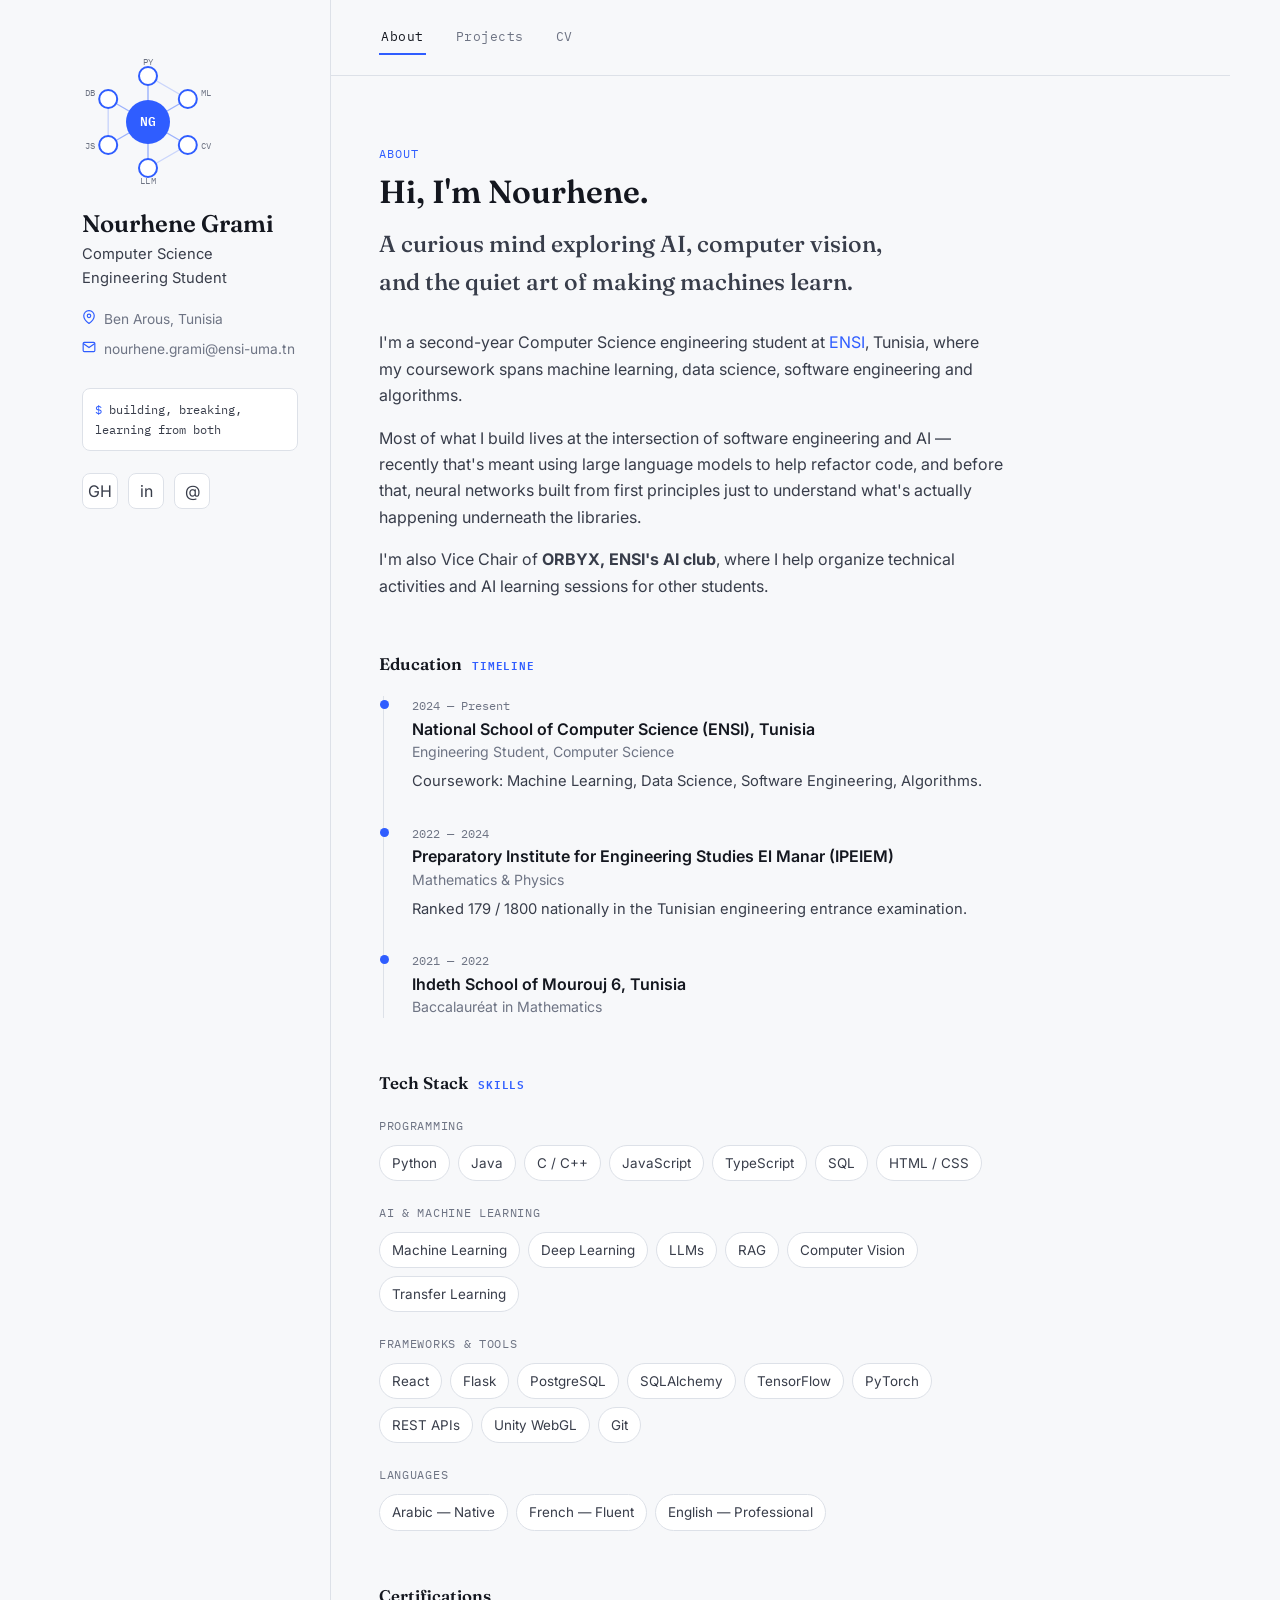
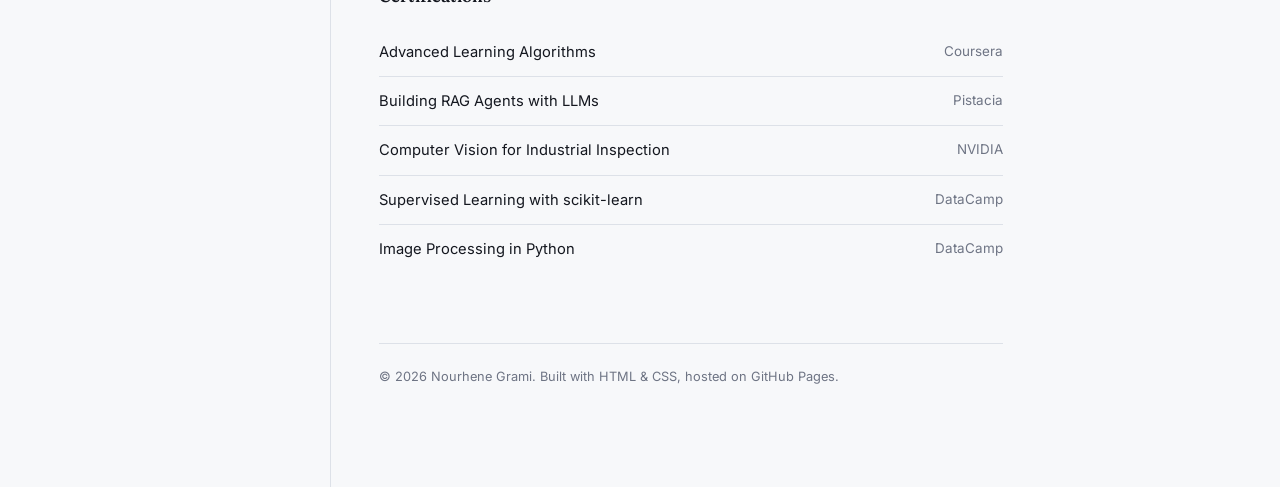
<file: index.html>
<!DOCTYPE html>
<html lang="en">
<head>
<meta charset="UTF-8">
<meta name="viewport" content="width=device-width, initial-scale=1, shrink-to-fit=no">
<title>Nourhene Grami</title>
<meta name="description" content="Nourhene Grami — Computer Science engineering student at ENSI, working on AI, machine learning and computer vision.">
<link rel="icon" type="image/svg+xml" href="data:image/svg+xml,%3Csvg xmlns='http://www.w3.org/2000/svg' viewBox='0 0 32 32'%3E%3Crect width='32' height='32' rx='6' fill='%232F5DFF'/%3E%3Ctext x='16' y='21' font-family='monospace' font-size='12' fill='white' text-anchor='middle'%3ENG%3C/text%3E%3C/svg%3E">
<link rel="preconnect" href="https://fonts.googleapis.com">
<link rel="preconnect" href="https://fonts.gstatic.com" crossorigin>
<link href="https://fonts.googleapis.com/css2?family=Fraunces:opsz,wght@9..144,500;9..144,600&family=Inter:wght@400;500;600&family=IBM+Plex+Mono:wght@400;500;600&display=swap" rel="stylesheet">
<link rel="stylesheet" href="assets/css/style.css">
</head>
<body>

<div class="shell">

  <aside class="sidebar">
    <div class="identity">
      <div class="monogram-wrap">
        <svg viewBox="0 0 132 132" width="132" height="132" aria-hidden="true">
          <line class="node-line cross" x1="66" y1="20" x2="105.8" y2="43"/>
          <line class="node-line cross" x1="105.8" y1="89" x2="66" y2="112"/>
          <line class="node-line cross" x1="26.2" y1="89" x2="26.2" y2="43"/>
          <line class="node-line" x1="66" y1="66" x2="66" y2="20"/>
          <line class="node-line" x1="66" y1="66" x2="105.8" y2="43"/>
          <line class="node-line" x1="66" y1="66" x2="105.8" y2="89"/>
          <line class="node-line" x1="66" y1="66" x2="66" y2="112"/>
          <line class="node-line" x1="66" y1="66" x2="26.2" y2="89"/>
          <line class="node-line" x1="66" y1="66" x2="26.2" y2="43"/>
          <circle class="node-dot" cx="66" cy="20" r="9"/>
          <circle class="node-dot" cx="105.8" cy="43" r="9"/>
          <circle class="node-dot" cx="105.8" cy="89" r="9"/>
          <circle class="node-dot" cx="66" cy="112" r="9"/>
          <circle class="node-dot" cx="26.2" cy="89" r="9"/>
          <circle class="node-dot" cx="26.2" cy="43" r="9"/>
          <text class="node-label" x="66" y="9" text-anchor="middle">PY</text>
          <text class="node-label" x="119" y="40" text-anchor="start">ML</text>
          <text class="node-label" x="119" y="93" text-anchor="start">CV</text>
          <text class="node-label" x="66" y="128" text-anchor="middle">LLM</text>
          <text class="node-label" x="13" y="93" text-anchor="end">JS</text>
          <text class="node-label" x="13" y="40" text-anchor="end">DB</text>
          <circle class="node-center" cx="66" cy="66" r="22"/>
          <text class="node-center-text" x="66" y="70" text-anchor="middle">NG</text>
        </svg>
      </div>

      <h1 class="name">Nourhene Grami</h1>
      <div class="role">Computer Science Engineering Student</div>

      <ul class="meta-list">
        <li>
          <svg width="14" height="14" viewBox="0 0 24 24" fill="none" stroke="currentColor" stroke-width="2"><path d="M21 10c0 7-9 13-9 13s-9-6-9-13a9 9 0 1118 0z"/><circle cx="12" cy="10" r="3"/></svg>
          Ben Arous, Tunisia
        </li>
        <li>
          <svg width="14" height="14" viewBox="0 0 24 24" fill="none" stroke="currentColor" stroke-width="2"><rect x="2" y="4" width="20" height="16" rx="2"/><path d="M22 6l-10 7L2 6"/></svg>
          nourhene.grami@ensi-uma.tn
        </li>
      </ul>

      <div class="status-line">building, breaking, learning from both</div>

      <div class="social-row">
        <a href="https://github.com/graminourhene2" aria-label="GitHub">GH</a>
        <a href="https://linkedin.com/in/nourhene-grami" aria-label="LinkedIn">in</a>
        <a href="mailto:nourhene.grami@ensi-uma.tn" aria-label="Email">@</a>
      </div>
    </div>
  </aside>

  <div class="main">
    <nav class="topnav">
      <a href="index.html" class="active">About</a>
      <a href="projects.html">Projects</a>
      <a href="cv.html">CV</a>
    </nav>

    <div class="content">

      <p class="eyebrow">About</p>
      <h2 style="font-size:2rem; margin-top:6px;">Hi, I'm Nourhene.</h2>
      <p class="hero-tagline">A curious mind exploring AI, computer vision, and the quiet art of making machines learn.</p>

      <div class="lede">
        <p>I'm a second-year Computer Science engineering student at <a href="https://www.ensi-uma.tn/">ENSI</a>, Tunisia, where my coursework spans machine learning, data science, software engineering and algorithms.</p>
        <p>Most of what I build lives at the intersection of software engineering and AI — recently that's meant using large language models to help refactor code, and before that, neural networks built from first principles just to understand what's actually happening underneath the libraries.</p>
        <p>I'm also Vice Chair of <strong>ORBYX, ENSI's AI club</strong>, where I help organize technical activities and AI learning sessions for other students.</p>
      </div>

      <section class="block">
        <h2>Education <span class="eyebrow">Timeline</span></h2>
        <div class="timeline">
          <div class="timeline-item">
            <div class="when">2024 — Present</div>
            <h3>National School of Computer Science (ENSI), Tunisia</h3>
            <div class="sub">Engineering Student, Computer Science</div>
            <p>Coursework: Machine Learning, Data Science, Software Engineering, Algorithms.</p>
          </div>
          <div class="timeline-item">
            <div class="when">2022 — 2024</div>
            <h3>Preparatory Institute for Engineering Studies El Manar (IPEIEM)</h3>
            <div class="sub">Mathematics &amp; Physics</div>
            <p>Ranked 179 / 1800 nationally in the Tunisian engineering entrance examination.</p>
          </div>
          <div class="timeline-item">
            <div class="when">2021 — 2022</div>
            <h3>Ihdeth School of Mourouj 6, Tunisia</h3>
            <div class="sub">Baccalauréat in Mathematics</div>
          </div>
        </div>
      </section>

      <section class="block">
        <h2>Tech Stack <span class="eyebrow">Skills</span></h2>

        <div class="skill-group">
          <span class="label">Programming</span>
          <div class="chips">
            <span class="chip">Python</span><span class="chip">Java</span><span class="chip">C / C++</span>
            <span class="chip">JavaScript</span><span class="chip">TypeScript</span><span class="chip">SQL</span><span class="chip">HTML / CSS</span>
          </div>
        </div>

        <div class="skill-group">
          <span class="label">AI &amp; Machine Learning</span>
          <div class="chips">
            <span class="chip">Machine Learning</span><span class="chip">Deep Learning</span><span class="chip">LLMs</span>
            <span class="chip">RAG</span><span class="chip">Computer Vision</span><span class="chip">Transfer Learning</span>
          </div>
        </div>

        <div class="skill-group">
          <span class="label">Frameworks &amp; Tools</span>
          <div class="chips">
            <span class="chip">React</span><span class="chip">Flask</span><span class="chip">PostgreSQL</span><span class="chip">SQLAlchemy</span>
            <span class="chip">TensorFlow</span><span class="chip">PyTorch</span><span class="chip">REST APIs</span><span class="chip">Unity WebGL</span><span class="chip">Git</span>
          </div>
        </div>

        <div class="skill-group">
          <span class="label">Languages</span>
          <div class="chips">
            <span class="chip">Arabic — Native</span><span class="chip">French — Fluent</span><span class="chip">English — Professional</span>
          </div>
        </div>
      </section>

      <section class="block">
        <h2>Certifications</h2>
        <ul class="simple-list">
          <li>Advanced Learning Algorithms <span class="org">Coursera</span></li>
          <li>Building RAG Agents with LLMs <span class="org">Pistacia</span></li>
          <li>Computer Vision for Industrial Inspection <span class="org">NVIDIA</span></li>
          <li>Supervised Learning with scikit-learn <span class="org">DataCamp</span></li>
          <li>Image Processing in Python <span class="org">DataCamp</span></li>
        </ul>
      </section>

      <footer class="page-footer">
        © 2026 Nourhene Grami. Built with HTML &amp; CSS, hosted on GitHub Pages.
      </footer>

    </div>
  </div>

</div>

</body>
</html>
</file>
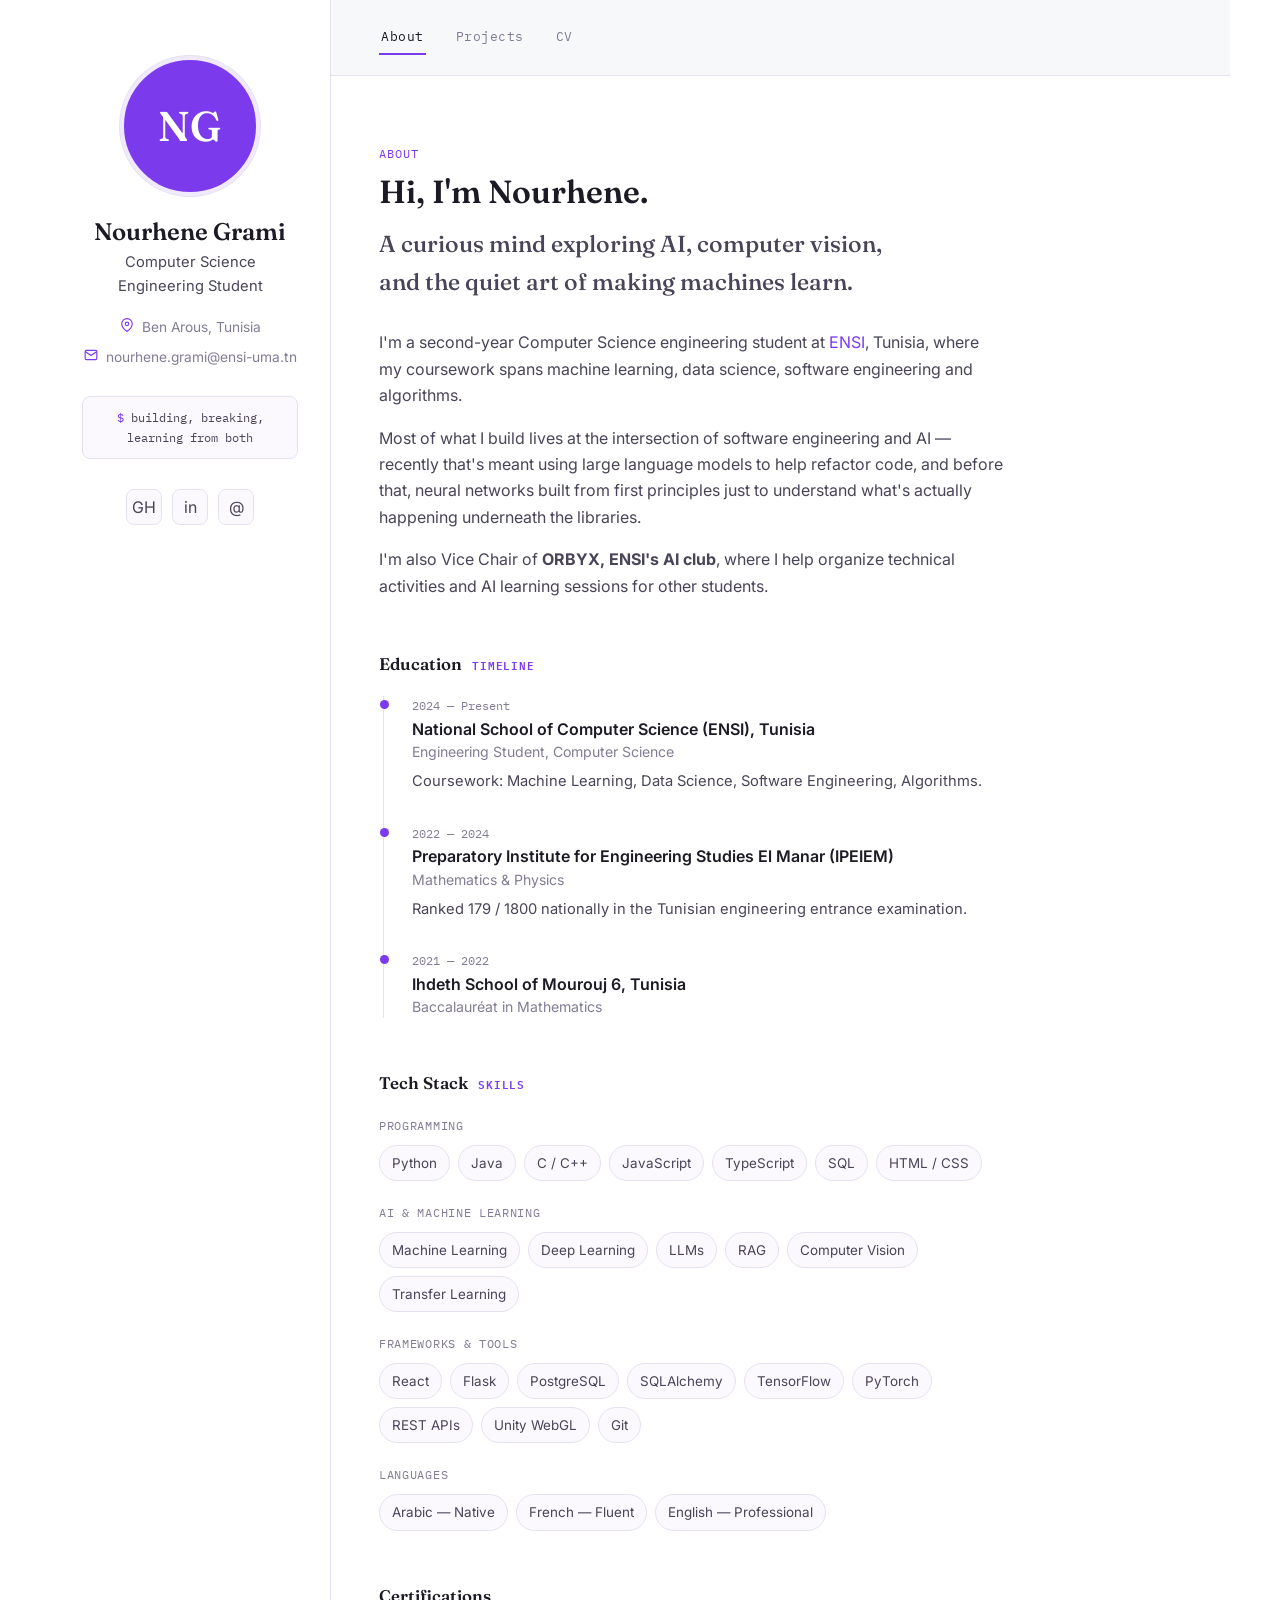
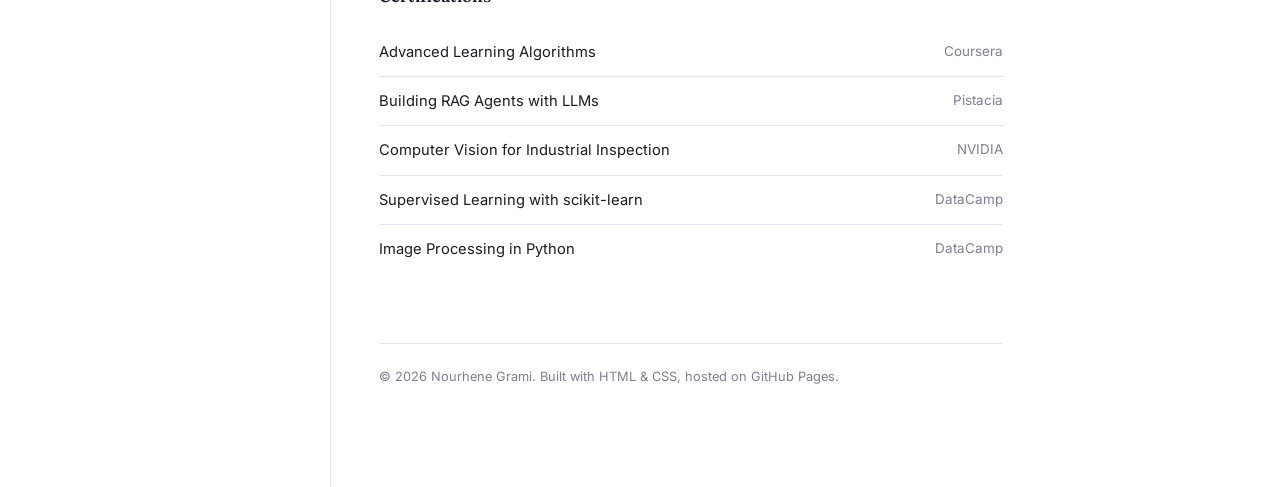
<file: nourhene-portfolio-site-violet/index.html>
<!DOCTYPE html>
<html lang="en">
<head>
<meta charset="UTF-8">
<meta name="viewport" content="width=device-width, initial-scale=1, shrink-to-fit=no">
<title>Nourhene Grami</title>
<meta name="description" content="Nourhene Grami — Computer Science engineering student at ENSI, working on AI, machine learning and computer vision.">
<link rel="icon" type="image/svg+xml" href="data:image/svg+xml,%3Csvg xmlns='http://www.w3.org/2000/svg' viewBox='0 0 32 32'%3E%3Crect width='32' height='32' rx='6' fill='%237C3AED'/%3E%3Ctext x='16' y='21' font-family='monospace' font-size='12' fill='white' text-anchor='middle'%3ENG%3C/text%3E%3C/svg%3E">
<link rel="preconnect" href="https://fonts.googleapis.com">
<link rel="preconnect" href="https://fonts.gstatic.com" crossorigin>
<link href="https://fonts.googleapis.com/css2?family=Fraunces:opsz,wght@9..144,500;9..144,600&family=Inter:wght@400;500;600&family=IBM+Plex+Mono:wght@400;500;600&display=swap" rel="stylesheet">
<link rel="stylesheet" href="assets/css/style.css">
</head>
<body>

<div class="shell">

  <aside class="sidebar">
    <div class="identity">
      <div class="monogram-wrap">
        <div class="avatar-circle"><span>NG</span></div>
      </div>

      <h1 class="name">Nourhene Grami</h1>
      <div class="role">Computer Science Engineering Student</div>

      <ul class="meta-list">
        <li>
          <svg width="14" height="14" viewBox="0 0 24 24" fill="none" stroke="currentColor" stroke-width="2"><path d="M21 10c0 7-9 13-9 13s-9-6-9-13a9 9 0 1118 0z"/><circle cx="12" cy="10" r="3"/></svg>
          Ben Arous, Tunisia
        </li>
        <li>
          <svg width="14" height="14" viewBox="0 0 24 24" fill="none" stroke="currentColor" stroke-width="2"><rect x="2" y="4" width="20" height="16" rx="2"/><path d="M22 6l-10 7L2 6"/></svg>
          nourhene.grami@ensi-uma.tn
        </li>
      </ul>

      <div class="status-line">building, breaking, learning from both</div>

      <div class="social-row">
        <a href="https://github.com/graminourhene2" aria-label="GitHub">GH</a>
        <a href="https://linkedin.com/in/nourhene-grami" aria-label="LinkedIn">in</a>
        <a href="mailto:nourhene.grami@ensi-uma.tn" aria-label="Email">@</a>
      </div>
    </div>
  </aside>

  <div class="main">
    <nav class="topnav">
      <a href="index.html" class="active">About</a>
      <a href="projects.html">Projects</a>
      <a href="cv.html">CV</a>
    </nav>

    <div class="content">

      <p class="eyebrow">About</p>
      <h2 style="font-size:2rem; margin-top:6px;">Hi, I'm Nourhene.</h2>
      <p class="hero-tagline">A curious mind exploring AI, computer vision, and the quiet art of making machines learn.</p>

      <div class="lede">
        <p>I'm a second-year Computer Science engineering student at <a href="https://www.ensi-uma.tn/">ENSI</a>, Tunisia, where my coursework spans machine learning, data science, software engineering and algorithms.</p>
        <p>Most of what I build lives at the intersection of software engineering and AI — recently that's meant using large language models to help refactor code, and before that, neural networks built from first principles just to understand what's actually happening underneath the libraries.</p>
        <p>I'm also Vice Chair of <strong>ORBYX, ENSI's AI club</strong>, where I help organize technical activities and AI learning sessions for other students.</p>
      </div>

      <section class="block">
        <h2>Education <span class="eyebrow">Timeline</span></h2>
        <div class="timeline">
          <div class="timeline-item">
            <div class="when">2024 — Present</div>
            <h3>National School of Computer Science (ENSI), Tunisia</h3>
            <div class="sub">Engineering Student, Computer Science</div>
            <p>Coursework: Machine Learning, Data Science, Software Engineering, Algorithms.</p>
          </div>
          <div class="timeline-item">
            <div class="when">2022 — 2024</div>
            <h3>Preparatory Institute for Engineering Studies El Manar (IPEIEM)</h3>
            <div class="sub">Mathematics &amp; Physics</div>
            <p>Ranked 179 / 1800 nationally in the Tunisian engineering entrance examination.</p>
          </div>
          <div class="timeline-item">
            <div class="when">2021 — 2022</div>
            <h3>Ihdeth School of Mourouj 6, Tunisia</h3>
            <div class="sub">Baccalauréat in Mathematics</div>
          </div>
        </div>
      </section>

      <section class="block">
        <h2>Tech Stack <span class="eyebrow">Skills</span></h2>

        <div class="skill-group">
          <span class="label">Programming</span>
          <div class="chips">
            <span class="chip">Python</span><span class="chip">Java</span><span class="chip">C / C++</span>
            <span class="chip">JavaScript</span><span class="chip">TypeScript</span><span class="chip">SQL</span><span class="chip">HTML / CSS</span>
          </div>
        </div>

        <div class="skill-group">
          <span class="label">AI &amp; Machine Learning</span>
          <div class="chips">
            <span class="chip">Machine Learning</span><span class="chip">Deep Learning</span><span class="chip">LLMs</span>
            <span class="chip">RAG</span><span class="chip">Computer Vision</span><span class="chip">Transfer Learning</span>
          </div>
        </div>

        <div class="skill-group">
          <span class="label">Frameworks &amp; Tools</span>
          <div class="chips">
            <span class="chip">React</span><span class="chip">Flask</span><span class="chip">PostgreSQL</span><span class="chip">SQLAlchemy</span>
            <span class="chip">TensorFlow</span><span class="chip">PyTorch</span><span class="chip">REST APIs</span><span class="chip">Unity WebGL</span><span class="chip">Git</span>
          </div>
        </div>

        <div class="skill-group">
          <span class="label">Languages</span>
          <div class="chips">
            <span class="chip">Arabic — Native</span><span class="chip">French — Fluent</span><span class="chip">English — Professional</span>
          </div>
        </div>
      </section>

      <section class="block">
        <h2>Certifications</h2>
        <ul class="simple-list">
          <li>Advanced Learning Algorithms <span class="org">Coursera</span></li>
          <li>Building RAG Agents with LLMs <span class="org">Pistacia</span></li>
          <li>Computer Vision for Industrial Inspection <span class="org">NVIDIA</span></li>
          <li>Supervised Learning with scikit-learn <span class="org">DataCamp</span></li>
          <li>Image Processing in Python <span class="org">DataCamp</span></li>
        </ul>
      </section>

      <footer class="page-footer">
        © 2026 Nourhene Grami. Built with HTML &amp; CSS, hosted on GitHub Pages.
      </footer>

    </div>
  </div>

</div>

</body>
</html>
</file>
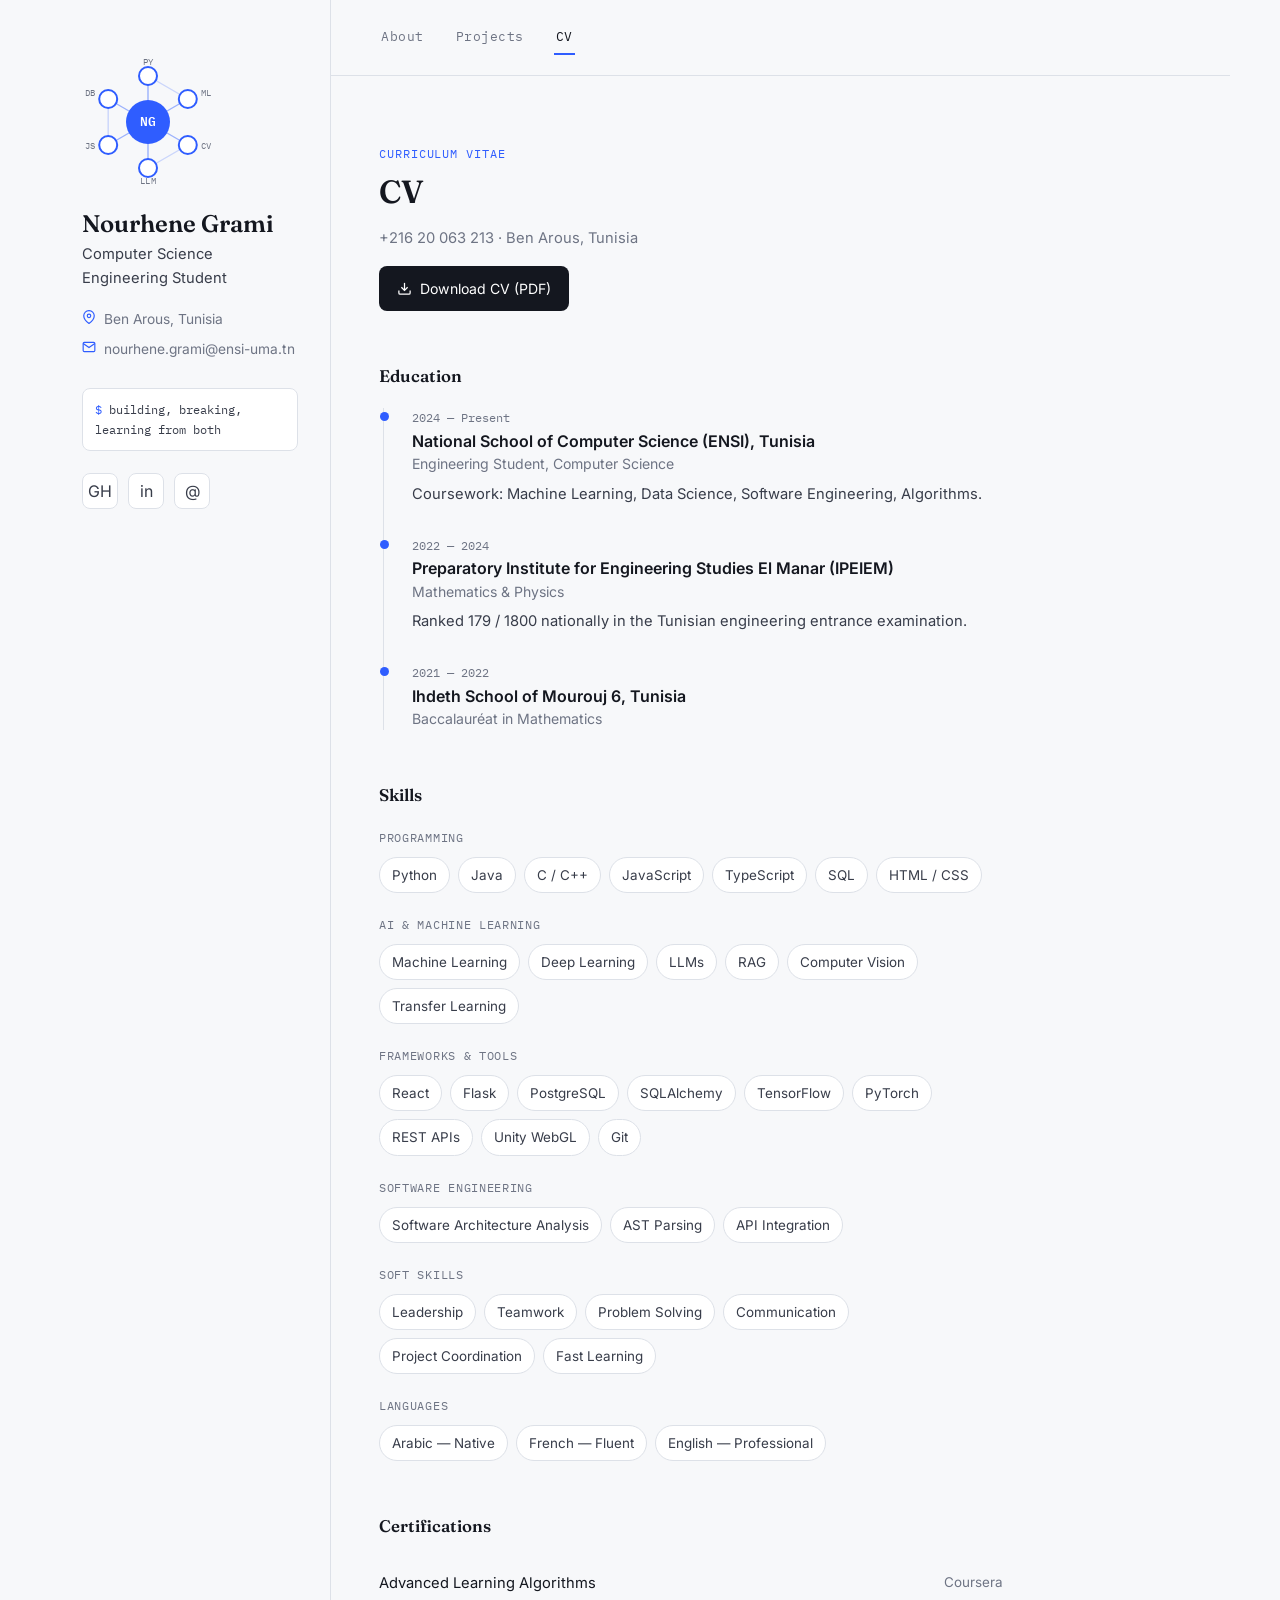
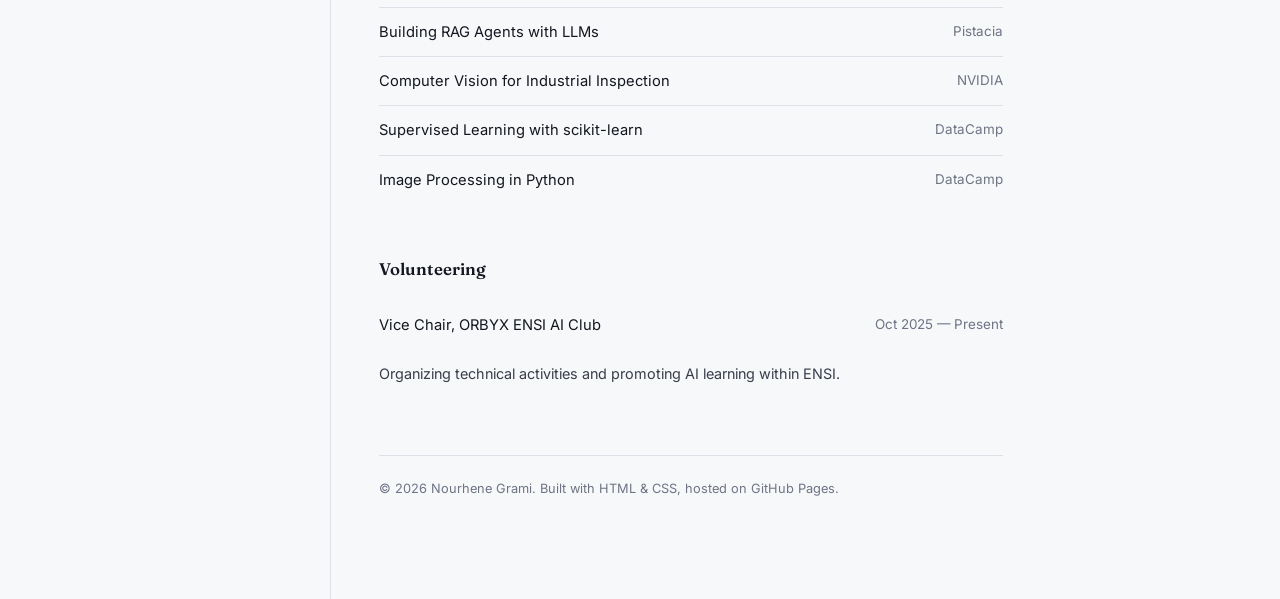
<file: cv.html>
<!DOCTYPE html>
<html lang="en">
<head>
<meta charset="UTF-8">
<meta name="viewport" content="width=device-width, initial-scale=1, shrink-to-fit=no">
<title>CV — Nourhene Grami</title>
<meta name="description" content="CV of Nourhene Grami — Computer Science engineering student at ENSI, Tunisia.">
<link rel="icon" type="image/svg+xml" href="data:image/svg+xml,%3Csvg xmlns='http://www.w3.org/2000/svg' viewBox='0 0 32 32'%3E%3Crect width='32' height='32' rx='6' fill='%232F5DFF'/%3E%3Ctext x='16' y='21' font-family='monospace' font-size='12' fill='white' text-anchor='middle'%3ENG%3C/text%3E%3C/svg%3E">
<link rel="preconnect" href="https://fonts.googleapis.com">
<link rel="preconnect" href="https://fonts.gstatic.com" crossorigin>
<link href="https://fonts.googleapis.com/css2?family=Fraunces:opsz,wght@9..144,500;9..144,600&family=Inter:wght@400;500;600&family=IBM+Plex+Mono:wght@400;500;600&display=swap" rel="stylesheet">
<link rel="stylesheet" href="assets/css/style.css">
</head>
<body>

<div class="shell">

  <aside class="sidebar">
    <div class="identity">
      <div class="monogram-wrap">
        <svg viewBox="0 0 132 132" width="132" height="132" aria-hidden="true">
          <line class="node-line cross" x1="66" y1="20" x2="105.8" y2="43"/>
          <line class="node-line cross" x1="105.8" y1="89" x2="66" y2="112"/>
          <line class="node-line cross" x1="26.2" y1="89" x2="26.2" y2="43"/>
          <line class="node-line" x1="66" y1="66" x2="66" y2="20"/>
          <line class="node-line" x1="66" y1="66" x2="105.8" y2="43"/>
          <line class="node-line" x1="66" y1="66" x2="105.8" y2="89"/>
          <line class="node-line" x1="66" y1="66" x2="66" y2="112"/>
          <line class="node-line" x1="66" y1="66" x2="26.2" y2="89"/>
          <line class="node-line" x1="66" y1="66" x2="26.2" y2="43"/>
          <circle class="node-dot" cx="66" cy="20" r="9"/>
          <circle class="node-dot" cx="105.8" cy="43" r="9"/>
          <circle class="node-dot" cx="105.8" cy="89" r="9"/>
          <circle class="node-dot" cx="66" cy="112" r="9"/>
          <circle class="node-dot" cx="26.2" cy="89" r="9"/>
          <circle class="node-dot" cx="26.2" cy="43" r="9"/>
          <text class="node-label" x="66" y="9" text-anchor="middle">PY</text>
          <text class="node-label" x="119" y="40" text-anchor="start">ML</text>
          <text class="node-label" x="119" y="93" text-anchor="start">CV</text>
          <text class="node-label" x="66" y="128" text-anchor="middle">LLM</text>
          <text class="node-label" x="13" y="93" text-anchor="end">JS</text>
          <text class="node-label" x="13" y="40" text-anchor="end">DB</text>
          <circle class="node-center" cx="66" cy="66" r="22"/>
          <text class="node-center-text" x="66" y="70" text-anchor="middle">NG</text>
        </svg>
      </div>

      <h1 class="name">Nourhene Grami</h1>
      <div class="role">Computer Science Engineering Student</div>

      <ul class="meta-list">
        <li>
          <svg width="14" height="14" viewBox="0 0 24 24" fill="none" stroke="currentColor" stroke-width="2"><path d="M21 10c0 7-9 13-9 13s-9-6-9-13a9 9 0 1118 0z"/><circle cx="12" cy="10" r="3"/></svg>
          Ben Arous, Tunisia
        </li>
        <li>
          <svg width="14" height="14" viewBox="0 0 24 24" fill="none" stroke="currentColor" stroke-width="2"><rect x="2" y="4" width="20" height="16" rx="2"/><path d="M22 6l-10 7L2 6"/></svg>
          nourhene.grami@ensi-uma.tn
        </li>
      </ul>

      <div class="status-line">building, breaking, learning from both</div>

      <div class="social-row">
        <a href="https://github.com/graminourhene2" aria-label="GitHub">GH</a>
        <a href="https://linkedin.com/in/nourhene-grami" aria-label="LinkedIn">in</a>
        <a href="mailto:nourhene.grami@ensi-uma.tn" aria-label="Email">@</a>
      </div>
    </div>
  </aside>

  <div class="main">
    <nav class="topnav">
      <a href="index.html">About</a>
      <a href="projects.html">Projects</a>
      <a href="cv.html" class="active">CV</a>
    </nav>

    <div class="content">

      <p class="eyebrow">Curriculum Vitae</p>
      <h2 style="font-size:2rem; margin-top:6px; margin-bottom:10px;">CV</h2>
      <p style="color: var(--muted); font-size: 0.92rem; margin-bottom: 0;">+216 20 063 213 · Ben Arous, Tunisia</p>
      <a class="cv-download" href="assets/cv/nourhene-grami-cv.pdf" download>
        <svg width="15" height="15" viewBox="0 0 24 24" fill="none" stroke="currentColor" stroke-width="2"><path d="M21 15v4a2 2 0 01-2 2H5a2 2 0 01-2-2v-4"/><polyline points="7 10 12 15 17 10"/><line x1="12" y1="15" x2="12" y2="3"/></svg>
        Download CV (PDF)
      </a>

      <section class="block">
        <h2>Education</h2>
        <div class="timeline">
          <div class="timeline-item">
            <div class="when">2024 — Present</div>
            <h3>National School of Computer Science (ENSI), Tunisia</h3>
            <div class="sub">Engineering Student, Computer Science</div>
            <p>Coursework: Machine Learning, Data Science, Software Engineering, Algorithms.</p>
          </div>
          <div class="timeline-item">
            <div class="when">2022 — 2024</div>
            <h3>Preparatory Institute for Engineering Studies El Manar (IPEIEM)</h3>
            <div class="sub">Mathematics &amp; Physics</div>
            <p>Ranked 179 / 1800 nationally in the Tunisian engineering entrance examination.</p>
          </div>
          <div class="timeline-item">
            <div class="when">2021 — 2022</div>
            <h3>Ihdeth School of Mourouj 6, Tunisia</h3>
            <div class="sub">Baccalauréat in Mathematics</div>
          </div>
        </div>
      </section>

      <section class="block">
        <h2>Skills</h2>
        <div class="skill-group">
          <span class="label">Programming</span>
          <div class="chips">
            <span class="chip">Python</span><span class="chip">Java</span><span class="chip">C / C++</span>
            <span class="chip">JavaScript</span><span class="chip">TypeScript</span><span class="chip">SQL</span><span class="chip">HTML / CSS</span>
          </div>
        </div>
        <div class="skill-group">
          <span class="label">AI &amp; Machine Learning</span>
          <div class="chips">
            <span class="chip">Machine Learning</span><span class="chip">Deep Learning</span><span class="chip">LLMs</span>
            <span class="chip">RAG</span><span class="chip">Computer Vision</span><span class="chip">Transfer Learning</span>
          </div>
        </div>
        <div class="skill-group">
          <span class="label">Frameworks &amp; Tools</span>
          <div class="chips">
            <span class="chip">React</span><span class="chip">Flask</span><span class="chip">PostgreSQL</span><span class="chip">SQLAlchemy</span>
            <span class="chip">TensorFlow</span><span class="chip">PyTorch</span><span class="chip">REST APIs</span><span class="chip">Unity WebGL</span><span class="chip">Git</span>
          </div>
        </div>
        <div class="skill-group">
          <span class="label">Software Engineering</span>
          <div class="chips">
            <span class="chip">Software Architecture Analysis</span><span class="chip">AST Parsing</span><span class="chip">API Integration</span>
          </div>
        </div>
        <div class="skill-group">
          <span class="label">Soft Skills</span>
          <div class="chips">
            <span class="chip">Leadership</span><span class="chip">Teamwork</span><span class="chip">Problem Solving</span>
            <span class="chip">Communication</span><span class="chip">Project Coordination</span><span class="chip">Fast Learning</span>
          </div>
        </div>
        <div class="skill-group">
          <span class="label">Languages</span>
          <div class="chips">
            <span class="chip">Arabic — Native</span><span class="chip">French — Fluent</span><span class="chip">English — Professional</span>
          </div>
        </div>
      </section>

      <section class="block">
        <h2>Certifications</h2>
        <ul class="simple-list">
          <li>Advanced Learning Algorithms <span class="org">Coursera</span></li>
          <li>Building RAG Agents with LLMs <span class="org">Pistacia</span></li>
          <li>Computer Vision for Industrial Inspection <span class="org">NVIDIA</span></li>
          <li>Supervised Learning with scikit-learn <span class="org">DataCamp</span></li>
          <li>Image Processing in Python <span class="org">DataCamp</span></li>
        </ul>
      </section>

      <section class="block">
        <h2>Volunteering</h2>
        <ul class="simple-list">
          <li>Vice Chair, ORBYX ENSI AI Club <span class="org">Oct 2025 — Present</span></li>
        </ul>
        <p style="color: var(--ink-soft); font-size: 0.9rem; margin-top: 12px;">Organizing technical activities and promoting AI learning within ENSI.</p>
      </section>

      <footer class="page-footer">
        © 2026 Nourhene Grami. Built with HTML &amp; CSS, hosted on GitHub Pages.
      </footer>

    </div>
  </div>

</div>

</body>
</html>
</file>
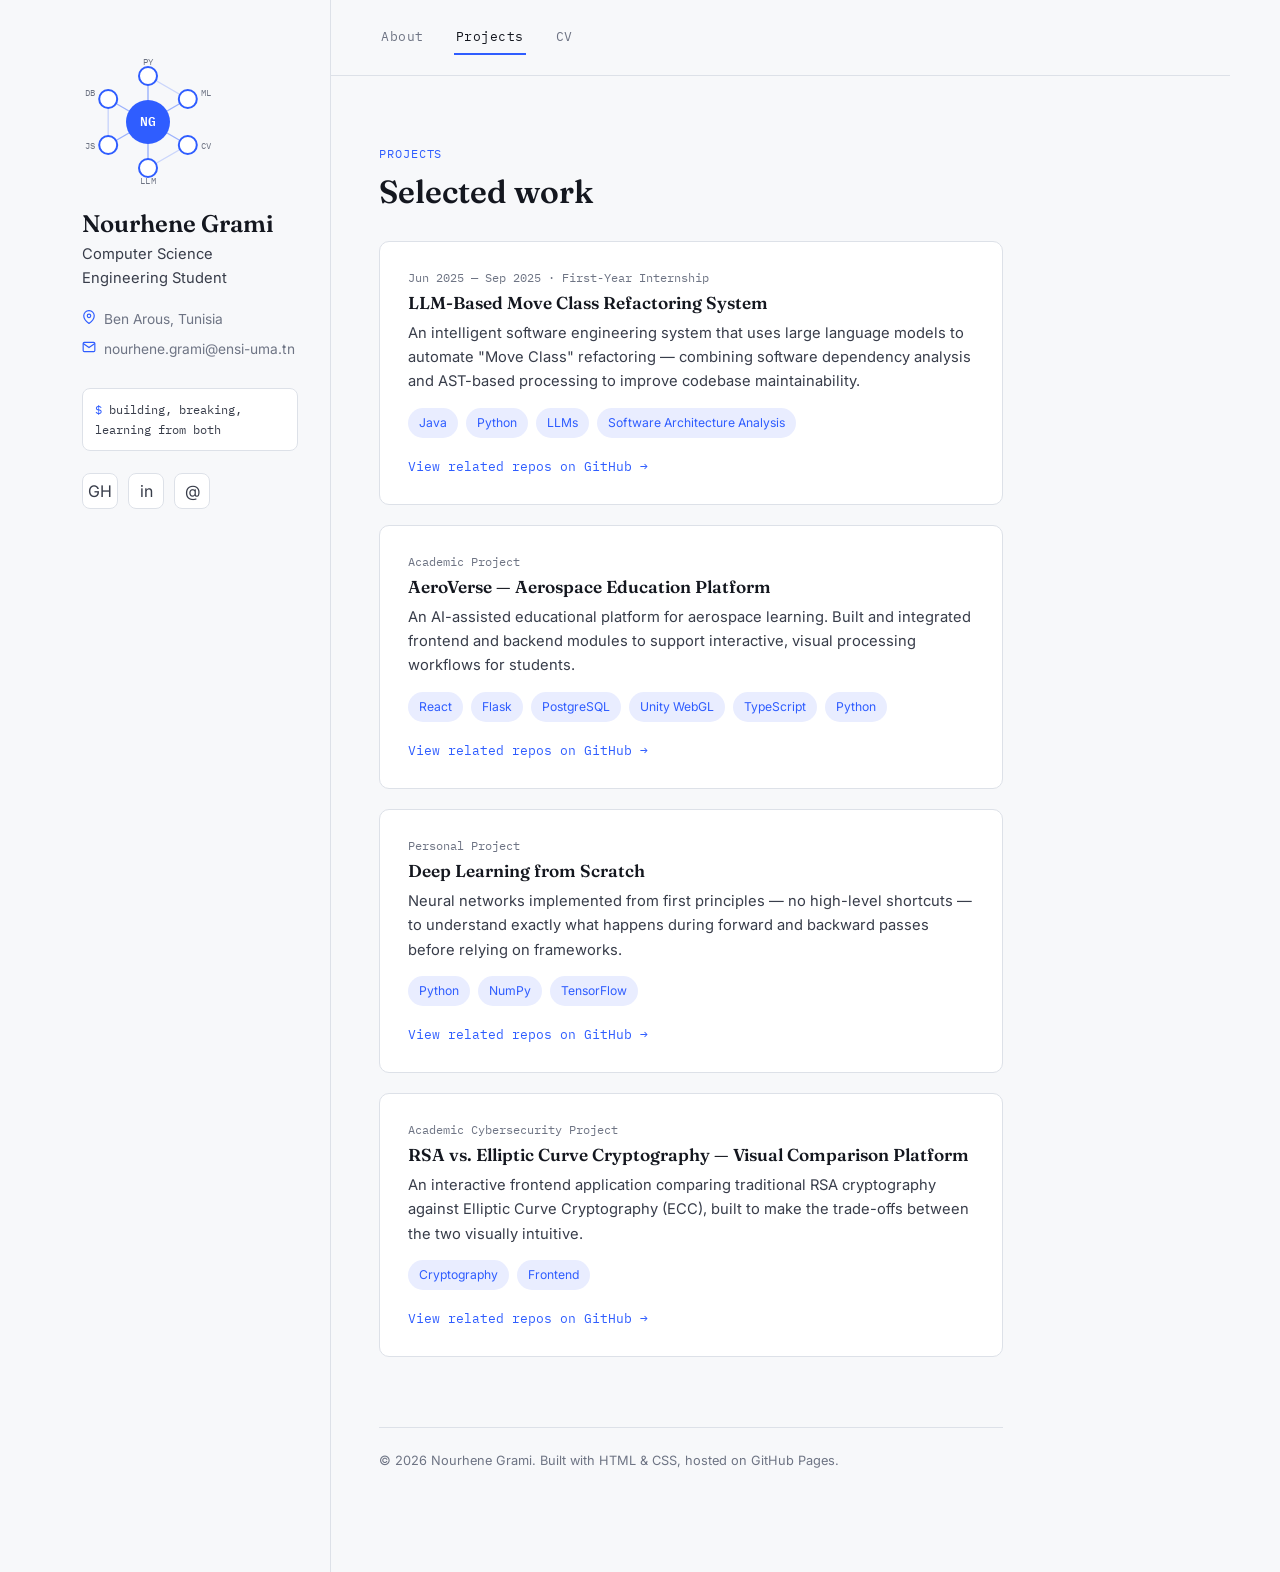
<file: projects.html>
<!DOCTYPE html>
<html lang="en">
<head>
<meta charset="UTF-8">
<meta name="viewport" content="width=device-width, initial-scale=1, shrink-to-fit=no">
<title>Projects — Nourhene Grami</title>
<meta name="description" content="Selected projects by Nourhene Grami in AI, computer vision and software engineering.">
<link rel="icon" type="image/svg+xml" href="data:image/svg+xml,%3Csvg xmlns='http://www.w3.org/2000/svg' viewBox='0 0 32 32'%3E%3Crect width='32' height='32' rx='6' fill='%232F5DFF'/%3E%3Ctext x='16' y='21' font-family='monospace' font-size='12' fill='white' text-anchor='middle'%3ENG%3C/text%3E%3C/svg%3E">
<link rel="preconnect" href="https://fonts.googleapis.com">
<link rel="preconnect" href="https://fonts.gstatic.com" crossorigin>
<link href="https://fonts.googleapis.com/css2?family=Fraunces:opsz,wght@9..144,500;9..144,600&family=Inter:wght@400;500;600&family=IBM+Plex+Mono:wght@400;500;600&display=swap" rel="stylesheet">
<link rel="stylesheet" href="assets/css/style.css">
</head>
<body>

<div class="shell">

  <aside class="sidebar">
    <div class="identity">
      <div class="monogram-wrap">
        <svg viewBox="0 0 132 132" width="132" height="132" aria-hidden="true">
          <line class="node-line cross" x1="66" y1="20" x2="105.8" y2="43"/>
          <line class="node-line cross" x1="105.8" y1="89" x2="66" y2="112"/>
          <line class="node-line cross" x1="26.2" y1="89" x2="26.2" y2="43"/>
          <line class="node-line" x1="66" y1="66" x2="66" y2="20"/>
          <line class="node-line" x1="66" y1="66" x2="105.8" y2="43"/>
          <line class="node-line" x1="66" y1="66" x2="105.8" y2="89"/>
          <line class="node-line" x1="66" y1="66" x2="66" y2="112"/>
          <line class="node-line" x1="66" y1="66" x2="26.2" y2="89"/>
          <line class="node-line" x1="66" y1="66" x2="26.2" y2="43"/>
          <circle class="node-dot" cx="66" cy="20" r="9"/>
          <circle class="node-dot" cx="105.8" cy="43" r="9"/>
          <circle class="node-dot" cx="105.8" cy="89" r="9"/>
          <circle class="node-dot" cx="66" cy="112" r="9"/>
          <circle class="node-dot" cx="26.2" cy="89" r="9"/>
          <circle class="node-dot" cx="26.2" cy="43" r="9"/>
          <text class="node-label" x="66" y="9" text-anchor="middle">PY</text>
          <text class="node-label" x="119" y="40" text-anchor="start">ML</text>
          <text class="node-label" x="119" y="93" text-anchor="start">CV</text>
          <text class="node-label" x="66" y="128" text-anchor="middle">LLM</text>
          <text class="node-label" x="13" y="93" text-anchor="end">JS</text>
          <text class="node-label" x="13" y="40" text-anchor="end">DB</text>
          <circle class="node-center" cx="66" cy="66" r="22"/>
          <text class="node-center-text" x="66" y="70" text-anchor="middle">NG</text>
        </svg>
      </div>

      <h1 class="name">Nourhene Grami</h1>
      <div class="role">Computer Science Engineering Student</div>

      <ul class="meta-list">
        <li>
          <svg width="14" height="14" viewBox="0 0 24 24" fill="none" stroke="currentColor" stroke-width="2"><path d="M21 10c0 7-9 13-9 13s-9-6-9-13a9 9 0 1118 0z"/><circle cx="12" cy="10" r="3"/></svg>
          Ben Arous, Tunisia
        </li>
        <li>
          <svg width="14" height="14" viewBox="0 0 24 24" fill="none" stroke="currentColor" stroke-width="2"><rect x="2" y="4" width="20" height="16" rx="2"/><path d="M22 6l-10 7L2 6"/></svg>
          nourhene.grami@ensi-uma.tn
        </li>
      </ul>

      <div class="status-line">building, breaking, learning from both</div>

      <div class="social-row">
        <a href="https://github.com/graminourhene2" aria-label="GitHub">GH</a>
        <a href="https://linkedin.com/in/nourhene-grami" aria-label="LinkedIn">in</a>
        <a href="mailto:nourhene.grami@ensi-uma.tn" aria-label="Email">@</a>
      </div>
    </div>
  </aside>

  <div class="main">
    <nav class="topnav">
      <a href="index.html">About</a>
      <a href="projects.html" class="active">Projects</a>
      <a href="cv.html">CV</a>
    </nav>

    <div class="content">

      <p class="eyebrow">Projects</p>
      <h2 style="font-size:2rem; margin-top:6px; margin-bottom:30px;">Selected work</h2>

      <div class="project-card">
        <div class="when">Jun 2025 — Sep 2025 · First-Year Internship</div>
        <h3>LLM-Based Move Class Refactoring System</h3>
        <p>An intelligent software engineering system that uses large language models to automate "Move Class" refactoring — combining software dependency analysis and AST-based processing to improve codebase maintainability.</p>
        <div class="chips">
          <span class="chip">Java</span><span class="chip">Python</span><span class="chip">LLMs</span><span class="chip">Software Architecture Analysis</span>
        </div>
        <a class="repo-link" href="https://github.com/graminourhene2">View related repos on GitHub →</a>
      </div>

      <div class="project-card">
        <div class="when">Academic Project</div>
        <h3>AeroVerse — Aerospace Education Platform</h3>
        <p>An AI-assisted educational platform for aerospace learning. Built and integrated frontend and backend modules to support interactive, visual processing workflows for students.</p>
        <div class="chips">
          <span class="chip">React</span><span class="chip">Flask</span><span class="chip">PostgreSQL</span><span class="chip">Unity WebGL</span><span class="chip">TypeScript</span><span class="chip">Python</span>
        </div>
        <a class="repo-link" href="https://github.com/graminourhene2">View related repos on GitHub →</a>
      </div>

      <div class="project-card">
        <div class="when">Personal Project</div>
        <h3>Deep Learning from Scratch</h3>
        <p>Neural networks implemented from first principles — no high-level shortcuts — to understand exactly what happens during forward and backward passes before relying on frameworks.</p>
        <div class="chips">
          <span class="chip">Python</span><span class="chip">NumPy</span><span class="chip">TensorFlow</span>
        </div>
        <a class="repo-link" href="https://github.com/graminourhene2">View related repos on GitHub →</a>
      </div>

      <div class="project-card">
        <div class="when">Academic Cybersecurity Project</div>
        <h3>RSA vs. Elliptic Curve Cryptography — Visual Comparison Platform</h3>
        <p>An interactive frontend application comparing traditional RSA cryptography against Elliptic Curve Cryptography (ECC), built to make the trade-offs between the two visually intuitive.</p>
        <div class="chips">
          <span class="chip">Cryptography</span><span class="chip">Frontend</span>
        </div>
        <a class="repo-link" href="https://github.com/graminourhene2">View related repos on GitHub →</a>
      </div>

      <footer class="page-footer">
        © 2026 Nourhene Grami. Built with HTML &amp; CSS, hosted on GitHub Pages.
      </footer>

    </div>
  </div>

</div>

</body>
</html>
</file>
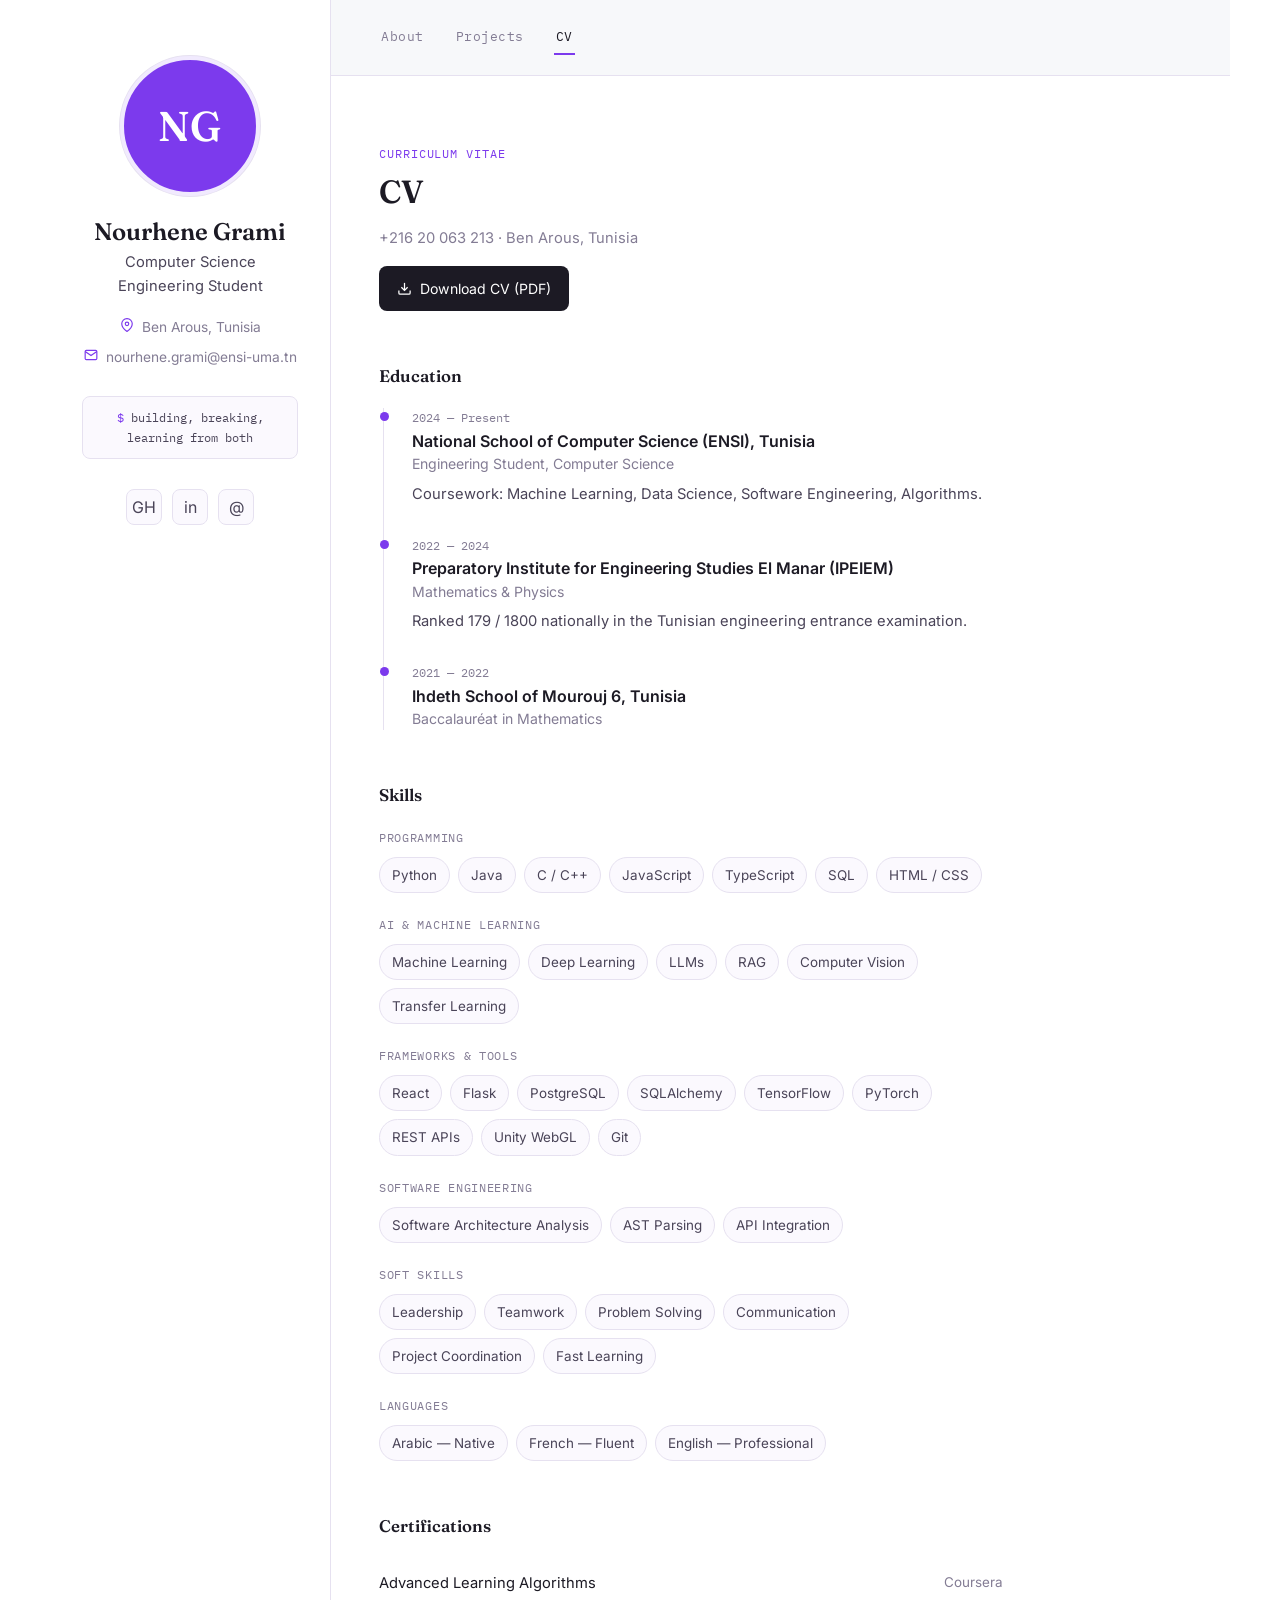
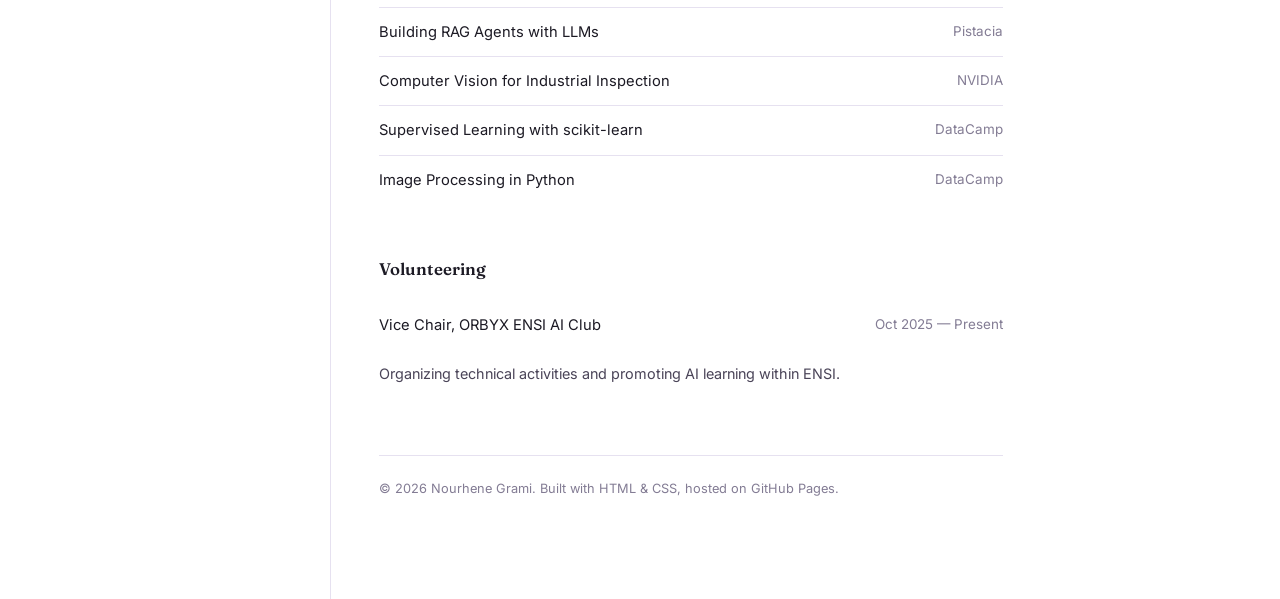
<file: nourhene-portfolio-site-violet/cv.html>
<!DOCTYPE html>
<html lang="en">
<head>
<meta charset="UTF-8">
<meta name="viewport" content="width=device-width, initial-scale=1, shrink-to-fit=no">
<title>CV — Nourhene Grami</title>
<meta name="description" content="CV of Nourhene Grami — Computer Science engineering student at ENSI, Tunisia.">
<link rel="icon" type="image/svg+xml" href="data:image/svg+xml,%3Csvg xmlns='http://www.w3.org/2000/svg' viewBox='0 0 32 32'%3E%3Crect width='32' height='32' rx='6' fill='%237C3AED'/%3E%3Ctext x='16' y='21' font-family='monospace' font-size='12' fill='white' text-anchor='middle'%3ENG%3C/text%3E%3C/svg%3E">
<link rel="preconnect" href="https://fonts.googleapis.com">
<link rel="preconnect" href="https://fonts.gstatic.com" crossorigin>
<link href="https://fonts.googleapis.com/css2?family=Fraunces:opsz,wght@9..144,500;9..144,600&family=Inter:wght@400;500;600&family=IBM+Plex+Mono:wght@400;500;600&display=swap" rel="stylesheet">
<link rel="stylesheet" href="assets/css/style.css">
</head>
<body>

<div class="shell">

  <aside class="sidebar">
    <div class="identity">
      <div class="monogram-wrap">
        <div class="avatar-circle"><span>NG</span></div>
      </div>

      <h1 class="name">Nourhene Grami</h1>
      <div class="role">Computer Science Engineering Student</div>

      <ul class="meta-list">
        <li>
          <svg width="14" height="14" viewBox="0 0 24 24" fill="none" stroke="currentColor" stroke-width="2"><path d="M21 10c0 7-9 13-9 13s-9-6-9-13a9 9 0 1118 0z"/><circle cx="12" cy="10" r="3"/></svg>
          Ben Arous, Tunisia
        </li>
        <li>
          <svg width="14" height="14" viewBox="0 0 24 24" fill="none" stroke="currentColor" stroke-width="2"><rect x="2" y="4" width="20" height="16" rx="2"/><path d="M22 6l-10 7L2 6"/></svg>
          nourhene.grami@ensi-uma.tn
        </li>
      </ul>

      <div class="status-line">building, breaking, learning from both</div>

      <div class="social-row">
        <a href="https://github.com/graminourhene2" aria-label="GitHub">GH</a>
        <a href="https://linkedin.com/in/nourhene-grami" aria-label="LinkedIn">in</a>
        <a href="mailto:nourhene.grami@ensi-uma.tn" aria-label="Email">@</a>
      </div>
    </div>
  </aside>

  <div class="main">
    <nav class="topnav">
      <a href="index.html">About</a>
      <a href="projects.html">Projects</a>
      <a href="cv.html" class="active">CV</a>
    </nav>

    <div class="content">

      <p class="eyebrow">Curriculum Vitae</p>
      <h2 style="font-size:2rem; margin-top:6px; margin-bottom:10px;">CV</h2>
      <p style="color: var(--muted); font-size: 0.92rem; margin-bottom: 0;">+216 20 063 213 · Ben Arous, Tunisia</p>
      <a class="cv-download" href="assets/cv/nourhene-grami-cv.pdf" download>
        <svg width="15" height="15" viewBox="0 0 24 24" fill="none" stroke="currentColor" stroke-width="2"><path d="M21 15v4a2 2 0 01-2 2H5a2 2 0 01-2-2v-4"/><polyline points="7 10 12 15 17 10"/><line x1="12" y1="15" x2="12" y2="3"/></svg>
        Download CV (PDF)
      </a>

      <section class="block">
        <h2>Education</h2>
        <div class="timeline">
          <div class="timeline-item">
            <div class="when">2024 — Present</div>
            <h3>National School of Computer Science (ENSI), Tunisia</h3>
            <div class="sub">Engineering Student, Computer Science</div>
            <p>Coursework: Machine Learning, Data Science, Software Engineering, Algorithms.</p>
          </div>
          <div class="timeline-item">
            <div class="when">2022 — 2024</div>
            <h3>Preparatory Institute for Engineering Studies El Manar (IPEIEM)</h3>
            <div class="sub">Mathematics &amp; Physics</div>
            <p>Ranked 179 / 1800 nationally in the Tunisian engineering entrance examination.</p>
          </div>
          <div class="timeline-item">
            <div class="when">2021 — 2022</div>
            <h3>Ihdeth School of Mourouj 6, Tunisia</h3>
            <div class="sub">Baccalauréat in Mathematics</div>
          </div>
        </div>
      </section>

      <section class="block">
        <h2>Skills</h2>
        <div class="skill-group">
          <span class="label">Programming</span>
          <div class="chips">
            <span class="chip">Python</span><span class="chip">Java</span><span class="chip">C / C++</span>
            <span class="chip">JavaScript</span><span class="chip">TypeScript</span><span class="chip">SQL</span><span class="chip">HTML / CSS</span>
          </div>
        </div>
        <div class="skill-group">
          <span class="label">AI &amp; Machine Learning</span>
          <div class="chips">
            <span class="chip">Machine Learning</span><span class="chip">Deep Learning</span><span class="chip">LLMs</span>
            <span class="chip">RAG</span><span class="chip">Computer Vision</span><span class="chip">Transfer Learning</span>
          </div>
        </div>
        <div class="skill-group">
          <span class="label">Frameworks &amp; Tools</span>
          <div class="chips">
            <span class="chip">React</span><span class="chip">Flask</span><span class="chip">PostgreSQL</span><span class="chip">SQLAlchemy</span>
            <span class="chip">TensorFlow</span><span class="chip">PyTorch</span><span class="chip">REST APIs</span><span class="chip">Unity WebGL</span><span class="chip">Git</span>
          </div>
        </div>
        <div class="skill-group">
          <span class="label">Software Engineering</span>
          <div class="chips">
            <span class="chip">Software Architecture Analysis</span><span class="chip">AST Parsing</span><span class="chip">API Integration</span>
          </div>
        </div>
        <div class="skill-group">
          <span class="label">Soft Skills</span>
          <div class="chips">
            <span class="chip">Leadership</span><span class="chip">Teamwork</span><span class="chip">Problem Solving</span>
            <span class="chip">Communication</span><span class="chip">Project Coordination</span><span class="chip">Fast Learning</span>
          </div>
        </div>
        <div class="skill-group">
          <span class="label">Languages</span>
          <div class="chips">
            <span class="chip">Arabic — Native</span><span class="chip">French — Fluent</span><span class="chip">English — Professional</span>
          </div>
        </div>
      </section>

      <section class="block">
        <h2>Certifications</h2>
        <ul class="simple-list">
          <li>Advanced Learning Algorithms <span class="org">Coursera</span></li>
          <li>Building RAG Agents with LLMs <span class="org">Pistacia</span></li>
          <li>Computer Vision for Industrial Inspection <span class="org">NVIDIA</span></li>
          <li>Supervised Learning with scikit-learn <span class="org">DataCamp</span></li>
          <li>Image Processing in Python <span class="org">DataCamp</span></li>
        </ul>
      </section>

      <section class="block">
        <h2>Volunteering</h2>
        <ul class="simple-list">
          <li>Vice Chair, ORBYX ENSI AI Club <span class="org">Oct 2025 — Present</span></li>
        </ul>
        <p style="color: var(--ink-soft); font-size: 0.9rem; margin-top: 12px;">Organizing technical activities and promoting AI learning within ENSI.</p>
      </section>

      <footer class="page-footer">
        © 2026 Nourhene Grami. Built with HTML &amp; CSS, hosted on GitHub Pages.
      </footer>

    </div>
  </div>

</div>

</body>
</html>
</file>
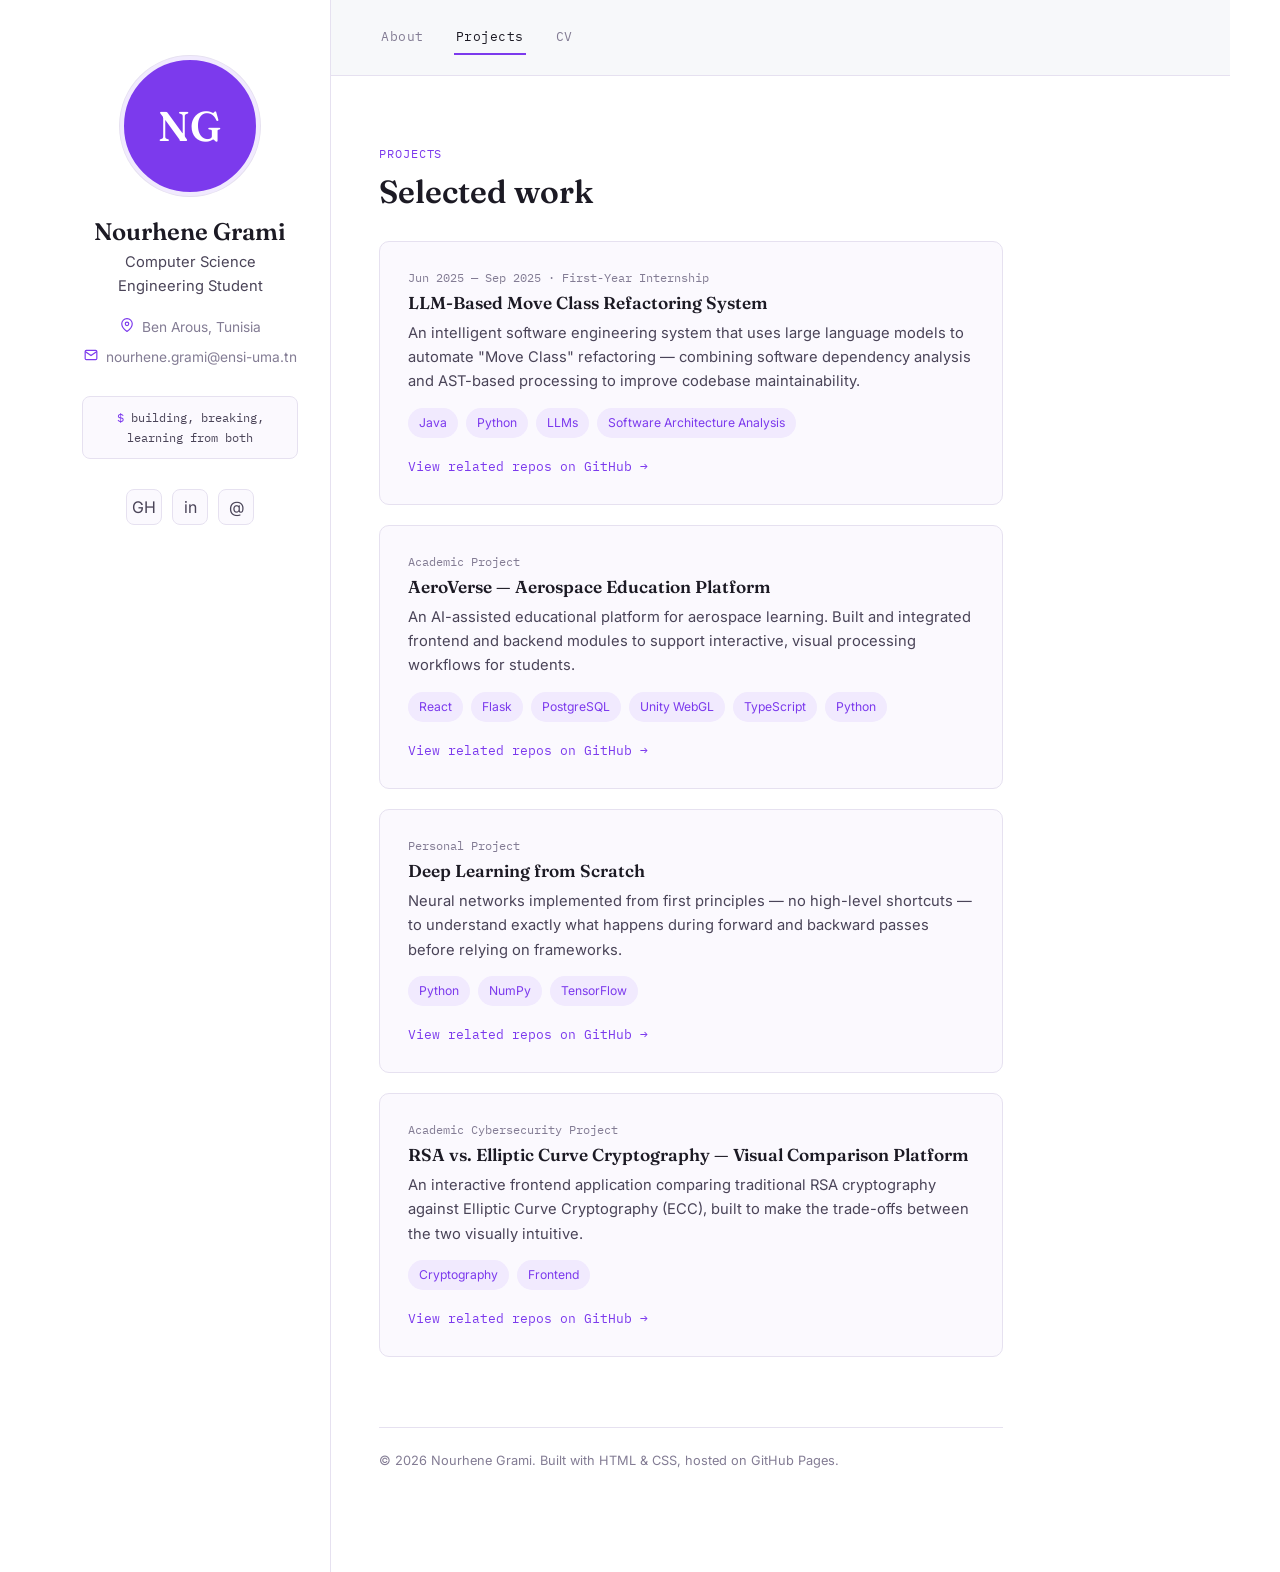
<file: nourhene-portfolio-site-violet/projects.html>
<!DOCTYPE html>
<html lang="en">
<head>
<meta charset="UTF-8">
<meta name="viewport" content="width=device-width, initial-scale=1, shrink-to-fit=no">
<title>Projects — Nourhene Grami</title>
<meta name="description" content="Selected projects by Nourhene Grami in AI, computer vision and software engineering.">
<link rel="icon" type="image/svg+xml" href="data:image/svg+xml,%3Csvg xmlns='http://www.w3.org/2000/svg' viewBox='0 0 32 32'%3E%3Crect width='32' height='32' rx='6' fill='%237C3AED'/%3E%3Ctext x='16' y='21' font-family='monospace' font-size='12' fill='white' text-anchor='middle'%3ENG%3C/text%3E%3C/svg%3E">
<link rel="preconnect" href="https://fonts.googleapis.com">
<link rel="preconnect" href="https://fonts.gstatic.com" crossorigin>
<link href="https://fonts.googleapis.com/css2?family=Fraunces:opsz,wght@9..144,500;9..144,600&family=Inter:wght@400;500;600&family=IBM+Plex+Mono:wght@400;500;600&display=swap" rel="stylesheet">
<link rel="stylesheet" href="assets/css/style.css">
</head>
<body>

<div class="shell">

  <aside class="sidebar">
    <div class="identity">
      <div class="monogram-wrap">
        <div class="avatar-circle"><span>NG</span></div>
      </div>

      <h1 class="name">Nourhene Grami</h1>
      <div class="role">Computer Science Engineering Student</div>

      <ul class="meta-list">
        <li>
          <svg width="14" height="14" viewBox="0 0 24 24" fill="none" stroke="currentColor" stroke-width="2"><path d="M21 10c0 7-9 13-9 13s-9-6-9-13a9 9 0 1118 0z"/><circle cx="12" cy="10" r="3"/></svg>
          Ben Arous, Tunisia
        </li>
        <li>
          <svg width="14" height="14" viewBox="0 0 24 24" fill="none" stroke="currentColor" stroke-width="2"><rect x="2" y="4" width="20" height="16" rx="2"/><path d="M22 6l-10 7L2 6"/></svg>
          nourhene.grami@ensi-uma.tn
        </li>
      </ul>

      <div class="status-line">building, breaking, learning from both</div>

      <div class="social-row">
        <a href="https://github.com/graminourhene2" aria-label="GitHub">GH</a>
        <a href="https://linkedin.com/in/nourhene-grami" aria-label="LinkedIn">in</a>
        <a href="mailto:nourhene.grami@ensi-uma.tn" aria-label="Email">@</a>
      </div>
    </div>
  </aside>

  <div class="main">
    <nav class="topnav">
      <a href="index.html">About</a>
      <a href="projects.html" class="active">Projects</a>
      <a href="cv.html">CV</a>
    </nav>

    <div class="content">

      <p class="eyebrow">Projects</p>
      <h2 style="font-size:2rem; margin-top:6px; margin-bottom:30px;">Selected work</h2>

      <div class="project-card">
        <div class="when">Jun 2025 — Sep 2025 · First-Year Internship</div>
        <h3>LLM-Based Move Class Refactoring System</h3>
        <p>An intelligent software engineering system that uses large language models to automate "Move Class" refactoring — combining software dependency analysis and AST-based processing to improve codebase maintainability.</p>
        <div class="chips">
          <span class="chip">Java</span><span class="chip">Python</span><span class="chip">LLMs</span><span class="chip">Software Architecture Analysis</span>
        </div>
        <a class="repo-link" href="https://github.com/graminourhene2">View related repos on GitHub →</a>
      </div>

      <div class="project-card">
        <div class="when">Academic Project</div>
        <h3>AeroVerse — Aerospace Education Platform</h3>
        <p>An AI-assisted educational platform for aerospace learning. Built and integrated frontend and backend modules to support interactive, visual processing workflows for students.</p>
        <div class="chips">
          <span class="chip">React</span><span class="chip">Flask</span><span class="chip">PostgreSQL</span><span class="chip">Unity WebGL</span><span class="chip">TypeScript</span><span class="chip">Python</span>
        </div>
        <a class="repo-link" href="https://github.com/graminourhene2">View related repos on GitHub →</a>
      </div>

      <div class="project-card">
        <div class="when">Personal Project</div>
        <h3>Deep Learning from Scratch</h3>
        <p>Neural networks implemented from first principles — no high-level shortcuts — to understand exactly what happens during forward and backward passes before relying on frameworks.</p>
        <div class="chips">
          <span class="chip">Python</span><span class="chip">NumPy</span><span class="chip">TensorFlow</span>
        </div>
        <a class="repo-link" href="https://github.com/graminourhene2">View related repos on GitHub →</a>
      </div>

      <div class="project-card">
        <div class="when">Academic Cybersecurity Project</div>
        <h3>RSA vs. Elliptic Curve Cryptography — Visual Comparison Platform</h3>
        <p>An interactive frontend application comparing traditional RSA cryptography against Elliptic Curve Cryptography (ECC), built to make the trade-offs between the two visually intuitive.</p>
        <div class="chips">
          <span class="chip">Cryptography</span><span class="chip">Frontend</span>
        </div>
        <a class="repo-link" href="https://github.com/graminourhene2">View related repos on GitHub →</a>
      </div>

      <footer class="page-footer">
        © 2026 Nourhene Grami. Built with HTML &amp; CSS, hosted on GitHub Pages.
      </footer>

    </div>
  </div>

</div>

</body>
</html>
</file>
<file: assets/css/style.css>
/* ============================================
   TOKENS
   ============================================ */
:root {
  --paper: #f7f8fa;
  --paper-raised: #ffffff;
  --ink: #14171f;
  --ink-soft: #383d4a;
  --muted: #6e7484;
  --line: #dde1e8;
  --accent: #2f5dff;
  --accent-soft: #e9edff;
  --coral: #ff6b5b;
  --coral-soft: #ffe9e5;

  --font-display: "Fraunces", Georgia, serif;
  --font-body: "Inter", -apple-system, BlinkMacSystemFont, sans-serif;
  --font-mono: "IBM Plex Mono", "SF Mono", monospace;

  --sidebar-w: 280px;
  --content-max: 720px;
  --radius: 10px;
}

@media (prefers-reduced-motion: reduce) {
  *, *::before, *::after { animation: none !important; transition: none !important; }
}

* { box-sizing: border-box; }
html { scroll-behavior: smooth; }

body {
  margin: 0;
  background: var(--paper);
  color: var(--ink);
  font-family: var(--font-body);
  font-size: 16px;
  line-height: 1.65;
  -webkit-font-smoothing: antialiased;
}

a {
  color: var(--accent);
  text-decoration: none;
}
a:hover { text-decoration: underline; }

a:focus-visible,
button:focus-visible,
[tabindex]:focus-visible {
  outline: 2px solid var(--accent);
  outline-offset: 3px;
  border-radius: 4px;
}

h1, h2, h3 {
  font-family: var(--font-display);
  font-weight: 600;
  color: var(--ink);
  line-height: 1.15;
  margin: 0;
}

.eyebrow {
  font-family: var(--font-mono);
  font-size: 0.72rem;
  letter-spacing: 0.08em;
  text-transform: uppercase;
  color: var(--accent);
}

/* ============================================
   LAYOUT
   ============================================ */
.shell {
  display: flex;
  align-items: flex-start;
  max-width: 1180px;
  margin: 0 auto;
  min-height: 100vh;
}

/* ---------- Sidebar ---------- */
.sidebar {
  width: var(--sidebar-w);
  flex-shrink: 0;
  padding: 56px 32px 40px;
  position: sticky;
  top: 0;
  height: 100vh;
  display: flex;
  flex-direction: column;
}

.identity {
  display: flex;
  flex-direction: column;
  align-items: flex-start;
}

.monogram-wrap {
  position: relative;
  width: 132px;
  height: 132px;
  margin-bottom: 22px;
}

.sidebar h1.name {
  font-size: 1.5rem;
  margin-bottom: 4px;
}

.sidebar .role {
  font-size: 0.92rem;
  color: var(--ink-soft);
  margin-bottom: 18px;
}

.sidebar .meta-list {
  list-style: none;
  padding: 0;
  margin: 0 0 20px;
  font-size: 0.86rem;
  color: var(--muted);
}
.sidebar .meta-list li {
  display: flex;
  gap: 8px;
  margin-bottom: 7px;
}
.sidebar .meta-list svg { flex-shrink: 0; margin-top: 2px; color: var(--accent); }

.status-line {
  font-family: var(--font-mono);
  font-size: 0.78rem;
  color: var(--ink-soft);
  background: var(--paper-raised);
  border: 1px solid var(--line);
  border-radius: 8px;
  padding: 10px 12px;
  margin-bottom: 22px;
}
.status-line::before {
  content: "$ ";
  color: var(--accent);
}

.social-row {
  display: flex;
  gap: 10px;
  margin-top: auto;
}
.social-row a {
  display: flex;
  align-items: center;
  justify-content: center;
  width: 36px;
  height: 36px;
  border-radius: 8px;
  border: 1px solid var(--line);
  background: var(--paper-raised);
  color: var(--ink-soft);
  transition: border-color 0.15s, color 0.15s, transform 0.15s;
}
.social-row a:hover {
  border-color: var(--accent);
  color: var(--accent);
  transform: translateY(-2px);
  text-decoration: none;
}

/* ---------- Main column ---------- */
.main {
  flex: 1;
  min-width: 0;
  border-left: 1px solid var(--line);
}

.topnav {
  display: flex;
  gap: 28px;
  padding: 0 48px;
  height: 76px;
  align-items: center;
  border-bottom: 1px solid var(--line);
  position: sticky;
  top: 0;
  background: rgba(247, 248, 250, 0.92);
  backdrop-filter: blur(6px);
  z-index: 10;
}
.topnav a {
  font-family: var(--font-mono);
  font-size: 0.82rem;
  letter-spacing: 0.04em;
  color: var(--muted);
  text-decoration: none;
  padding: 6px 2px;
  border-bottom: 2px solid transparent;
}
.topnav a:hover { color: var(--ink); }
.topnav a.active {
  color: var(--ink);
  border-bottom-color: var(--accent);
}

.content {
  padding: 56px 48px 100px;
  max-width: var(--content-max);
}

/* ============================================
   ABOUT PAGE
   ============================================ */
.hero-tagline {
  font-family: var(--font-display);
  font-size: 1.45rem;
  font-weight: 500;
  color: var(--ink-soft);
  margin-top: 14px;
  margin-bottom: 28px;
  max-width: 540px;
}

.lede p { margin: 0 0 16px; color: var(--ink-soft); }

section.block {
  margin-top: 56px;
}

section.block h2 {
  font-size: 1.05rem;
  margin-bottom: 22px;
  display: flex;
  align-items: baseline;
  gap: 10px;
}
section.block h2 .eyebrow { order: 2; font-size: 0.68rem; }

/* Timeline (education) — chronological, so numbering/dates earn their place */
.timeline { border-left: 1px solid var(--line); margin-left: 4px; }
.timeline-item {
  position: relative;
  padding: 0 0 30px 28px;
}
.timeline-item:last-child { padding-bottom: 0; }
.timeline-item::before {
  content: "";
  position: absolute;
  left: -4.5px;
  top: 4px;
  width: 9px;
  height: 9px;
  border-radius: 50%;
  background: var(--accent);
}
.timeline-item .when {
  font-family: var(--font-mono);
  font-size: 0.74rem;
  color: var(--muted);
  margin-bottom: 4px;
}
.timeline-item h3 { font-size: 1rem; font-family: var(--font-body); font-weight: 600; }
.timeline-item .sub { color: var(--muted); font-size: 0.88rem; margin: 2px 0 6px; }
.timeline-item p { margin: 0; color: var(--ink-soft); font-size: 0.92rem; }

/* Skill chips, grouped */
.skill-group { margin-bottom: 22px; }
.skill-group .label {
  font-family: var(--font-mono);
  font-size: 0.72rem;
  color: var(--muted);
  text-transform: uppercase;
  letter-spacing: 0.06em;
  margin-bottom: 10px;
  display: block;
}
.chips { display: flex; flex-wrap: wrap; gap: 8px; }
.chip {
  font-size: 0.84rem;
  padding: 6px 12px;
  border-radius: 100px;
  border: 1px solid var(--line);
  background: var(--paper-raised);
  color: var(--ink-soft);
}

/* Certifications + volunteering list */
.simple-list { list-style: none; padding: 0; margin: 0; }
.simple-list li {
  padding: 12px 0;
  border-bottom: 1px solid var(--line);
  display: flex;
  justify-content: space-between;
  gap: 16px;
  font-size: 0.92rem;
}
.simple-list li:last-child { border-bottom: none; }
.simple-list .org { color: var(--muted); font-size: 0.84rem; white-space: nowrap; }

/* ============================================
   PROJECTS PAGE
   ============================================ */
.project-card {
  border: 1px solid var(--line);
  background: var(--paper-raised);
  border-radius: var(--radius);
  padding: 26px 28px;
  margin-bottom: 20px;
}
.project-card .when { font-family: var(--font-mono); font-size: 0.72rem; color: var(--muted); margin-bottom: 6px; }
.project-card h3 { font-size: 1.08rem; margin-bottom: 8px; }
.project-card p { color: var(--ink-soft); font-size: 0.92rem; margin: 0 0 14px; }
.project-card .chips { margin-bottom: 14px; }
.project-card .chip { font-size: 0.76rem; padding: 4px 10px; background: var(--accent-soft); border-color: transparent; color: var(--accent); }
.project-card a.repo-link {
  font-family: var(--font-mono);
  font-size: 0.8rem;
}

/* ============================================
   CV PAGE
   ============================================ */
.cv-download {
  display: inline-flex;
  align-items: center;
  gap: 8px;
  background: var(--ink);
  color: #fff;
  padding: 11px 18px;
  border-radius: 8px;
  font-size: 0.88rem;
  margin-top: 16px;
}
.cv-download:hover { background: var(--accent); text-decoration: none; }

footer.page-footer {
  margin-top: 70px;
  padding-top: 22px;
  border-top: 1px solid var(--line);
  font-size: 0.8rem;
  color: var(--muted);
}

/* ============================================
   SIGNATURE NODE GRAPHIC
   ============================================ */
.node-line {
  stroke: var(--accent);
  stroke-width: 1.4;
  opacity: 0.45;
  stroke-dasharray: 60;
  stroke-dashoffset: 60;
  animation: draw 1.1s ease-out forwards;
}
.node-line.cross { opacity: 0.22; }
.node-dot { fill: var(--paper-raised); stroke: var(--accent); stroke-width: 2; }
.node-center { fill: var(--accent); }
.node-center-text { fill: #fff; font-family: var(--font-mono); font-size: 13px; font-weight: 600; }
.node-label { font-family: var(--font-mono); font-size: 8.5px; fill: var(--muted); letter-spacing: 0.02em; }

@keyframes draw { to { stroke-dashoffset: 0; } }

/* ============================================
   RESPONSIVE
   ============================================ */
@media (max-width: 860px) {
  .shell { flex-direction: column; }
  .sidebar {
    width: 100%;
    position: relative;
    height: auto;
    padding: 40px 28px 28px;
    flex-direction: row;
    align-items: center;
    gap: 24px;
  }
  .identity { flex: 1; }
  .monogram-wrap { width: 86px; height: 86px; margin-bottom: 14px; }
  .social-row { margin-top: 16px; }
  .main { border-left: none; border-top: 1px solid var(--line); }
  .topnav { padding: 0 24px; }
  .content { padding: 40px 24px 80px; }
}

@media (max-width: 560px) {
  .sidebar { flex-direction: column; align-items: flex-start; }
  .hero-tagline { font-size: 1.2rem; }
}
</file>
<file: nourhene-portfolio-site-violet/assets/css/style.css>
/* ============================================
   TOKENS
   ============================================ */
:root {
  --paper: #ffffff;
  --paper-raised: #fbf9fe;
  --ink: #1c1a24;
  --ink-soft: #4a4458;
  --muted: #837c94;
  --line: #e6e1f0;
  --accent: #7c3aed;
  --accent-soft: #f1eafe;
  --coral: #ff6b5b;
  --coral-soft: #ffe9e5;

  --font-display: "Fraunces", Georgia, serif;
  --font-body: "Inter", -apple-system, BlinkMacSystemFont, sans-serif;
  --font-mono: "IBM Plex Mono", "SF Mono", monospace;

  --sidebar-w: 280px;
  --content-max: 720px;
  --radius: 10px;
}

@media (prefers-reduced-motion: reduce) {
  *, *::before, *::after { animation: none !important; transition: none !important; }
}

* { box-sizing: border-box; }
html { scroll-behavior: smooth; }

body {
  margin: 0;
  background: var(--paper);
  color: var(--ink);
  font-family: var(--font-body);
  font-size: 16px;
  line-height: 1.65;
  -webkit-font-smoothing: antialiased;
}

a {
  color: var(--accent);
  text-decoration: none;
}
a:hover { text-decoration: underline; }

a:focus-visible,
button:focus-visible,
[tabindex]:focus-visible {
  outline: 2px solid var(--accent);
  outline-offset: 3px;
  border-radius: 4px;
}

h1, h2, h3 {
  font-family: var(--font-display);
  font-weight: 600;
  color: var(--ink);
  line-height: 1.15;
  margin: 0;
}

.eyebrow {
  font-family: var(--font-mono);
  font-size: 0.72rem;
  letter-spacing: 0.08em;
  text-transform: uppercase;
  color: var(--accent);
}

/* ============================================
   LAYOUT
   ============================================ */
.shell {
  display: flex;
  align-items: flex-start;
  max-width: 1180px;
  margin: 0 auto;
  min-height: 100vh;
}

/* ---------- Sidebar ---------- */
.sidebar {
  width: var(--sidebar-w);
  flex-shrink: 0;
  padding: 56px 32px 40px;
  position: sticky;
  top: 0;
  height: 100vh;
  display: flex;
  flex-direction: column;
}

.identity {
  display: flex;
  flex-direction: column;
  align-items: center;
  text-align: center;
  width: 100%;
}

.monogram-wrap {
  position: relative;
  width: 140px;
  height: 140px;
  margin: 0 auto 22px;
}

.avatar-circle {
  width: 140px;
  height: 140px;
  border-radius: 50%;
  background: var(--accent);
  border: 4px solid var(--accent-soft);
  box-shadow: 0 0 0 1px var(--line);
  display: flex;
  align-items: center;
  justify-content: center;
}
.avatar-circle span {
  font-family: var(--font-display);
  font-size: 2.6rem;
  font-weight: 600;
  color: #fff;
  letter-spacing: 0.02em;
}

.sidebar h1.name {
  font-size: 1.5rem;
  margin-bottom: 4px;
}

.sidebar .role {
  font-size: 0.92rem;
  color: var(--ink-soft);
  margin-bottom: 18px;
}

.sidebar .meta-list {
  list-style: none;
  padding: 0;
  margin: 0 0 20px;
  font-size: 0.86rem;
  color: var(--muted);
}
.sidebar .meta-list li {
  display: flex;
  gap: 8px;
  margin-bottom: 7px;
  justify-content: center;
}
.sidebar .meta-list svg { flex-shrink: 0; margin-top: 2px; color: var(--accent); }

.status-line {
  font-family: var(--font-mono);
  font-size: 0.78rem;
  color: var(--ink-soft);
  background: var(--paper-raised);
  border: 1px solid var(--line);
  border-radius: 8px;
  padding: 10px 12px;
  margin-bottom: 22px;
}
.status-line::before {
  content: "$ ";
  color: var(--accent);
}

.social-row {
  display: flex;
  gap: 10px;
  justify-content: center;
  margin-top: 8px;
}
.social-row a {
  display: flex;
  align-items: center;
  justify-content: center;
  width: 36px;
  height: 36px;
  border-radius: 8px;
  border: 1px solid var(--line);
  background: var(--paper-raised);
  color: var(--ink-soft);
  transition: border-color 0.15s, color 0.15s, transform 0.15s;
}
.social-row a:hover {
  border-color: var(--accent);
  color: var(--accent);
  transform: translateY(-2px);
  text-decoration: none;
}

/* ---------- Main column ---------- */
.main {
  flex: 1;
  min-width: 0;
  border-left: 1px solid var(--line);
}

.topnav {
  display: flex;
  gap: 28px;
  padding: 0 48px;
  height: 76px;
  align-items: center;
  border-bottom: 1px solid var(--line);
  position: sticky;
  top: 0;
  background: rgba(247, 248, 250, 0.92);
  backdrop-filter: blur(6px);
  z-index: 10;
}
.topnav a {
  font-family: var(--font-mono);
  font-size: 0.82rem;
  letter-spacing: 0.04em;
  color: var(--muted);
  text-decoration: none;
  padding: 6px 2px;
  border-bottom: 2px solid transparent;
}
.topnav a:hover { color: var(--ink); }
.topnav a.active {
  color: var(--ink);
  border-bottom-color: var(--accent);
}

.content {
  padding: 56px 48px 100px;
  max-width: var(--content-max);
}

/* ============================================
   ABOUT PAGE
   ============================================ */
.hero-tagline {
  font-family: var(--font-display);
  font-size: 1.45rem;
  font-weight: 500;
  color: var(--ink-soft);
  margin-top: 14px;
  margin-bottom: 28px;
  max-width: 540px;
}

.lede p { margin: 0 0 16px; color: var(--ink-soft); }

section.block {
  margin-top: 56px;
}

section.block h2 {
  font-size: 1.05rem;
  margin-bottom: 22px;
  display: flex;
  align-items: baseline;
  gap: 10px;
}
section.block h2 .eyebrow { order: 2; font-size: 0.68rem; }

/* Timeline (education) — chronological, so numbering/dates earn their place */
.timeline { border-left: 1px solid var(--line); margin-left: 4px; }
.timeline-item {
  position: relative;
  padding: 0 0 30px 28px;
}
.timeline-item:last-child { padding-bottom: 0; }
.timeline-item::before {
  content: "";
  position: absolute;
  left: -4.5px;
  top: 4px;
  width: 9px;
  height: 9px;
  border-radius: 50%;
  background: var(--accent);
}
.timeline-item .when {
  font-family: var(--font-mono);
  font-size: 0.74rem;
  color: var(--muted);
  margin-bottom: 4px;
}
.timeline-item h3 { font-size: 1rem; font-family: var(--font-body); font-weight: 600; }
.timeline-item .sub { color: var(--muted); font-size: 0.88rem; margin: 2px 0 6px; }
.timeline-item p { margin: 0; color: var(--ink-soft); font-size: 0.92rem; }

/* Skill chips, grouped */
.skill-group { margin-bottom: 22px; }
.skill-group .label {
  font-family: var(--font-mono);
  font-size: 0.72rem;
  color: var(--muted);
  text-transform: uppercase;
  letter-spacing: 0.06em;
  margin-bottom: 10px;
  display: block;
}
.chips { display: flex; flex-wrap: wrap; gap: 8px; }
.chip {
  font-size: 0.84rem;
  padding: 6px 12px;
  border-radius: 100px;
  border: 1px solid var(--line);
  background: var(--paper-raised);
  color: var(--ink-soft);
}

/* Certifications + volunteering list */
.simple-list { list-style: none; padding: 0; margin: 0; }
.simple-list li {
  padding: 12px 0;
  border-bottom: 1px solid var(--line);
  display: flex;
  justify-content: space-between;
  gap: 16px;
  font-size: 0.92rem;
}
.simple-list li:last-child { border-bottom: none; }
.simple-list .org { color: var(--muted); font-size: 0.84rem; white-space: nowrap; }

/* ============================================
   PROJECTS PAGE
   ============================================ */
.project-card {
  border: 1px solid var(--line);
  background: var(--paper-raised);
  border-radius: var(--radius);
  padding: 26px 28px;
  margin-bottom: 20px;
}
.project-card .when { font-family: var(--font-mono); font-size: 0.72rem; color: var(--muted); margin-bottom: 6px; }
.project-card h3 { font-size: 1.08rem; margin-bottom: 8px; }
.project-card p { color: var(--ink-soft); font-size: 0.92rem; margin: 0 0 14px; }
.project-card .chips { margin-bottom: 14px; }
.project-card .chip { font-size: 0.76rem; padding: 4px 10px; background: var(--accent-soft); border-color: transparent; color: var(--accent); }
.project-card a.repo-link {
  font-family: var(--font-mono);
  font-size: 0.8rem;
}

/* ============================================
   CV PAGE
   ============================================ */
.cv-download {
  display: inline-flex;
  align-items: center;
  gap: 8px;
  background: var(--ink);
  color: #fff;
  padding: 11px 18px;
  border-radius: 8px;
  font-size: 0.88rem;
  margin-top: 16px;
}
.cv-download:hover { background: var(--accent); text-decoration: none; }

footer.page-footer {
  margin-top: 70px;
  padding-top: 22px;
  border-top: 1px solid var(--line);
  font-size: 0.8rem;
  color: var(--muted);
}

/* ============================================
   SIGNATURE NODE GRAPHIC
   ============================================ */
.node-line {
  stroke: var(--accent);
  stroke-width: 1.4;
  opacity: 0.45;
  stroke-dasharray: 60;
  stroke-dashoffset: 60;
  animation: draw 1.1s ease-out forwards;
}
.node-line.cross { opacity: 0.22; }
.node-dot { fill: var(--paper-raised); stroke: var(--accent); stroke-width: 2; }
.node-center { fill: var(--accent); }
.node-center-text { fill: #fff; font-family: var(--font-mono); font-size: 13px; font-weight: 600; }
.node-label { font-family: var(--font-mono); font-size: 8.5px; fill: var(--muted); letter-spacing: 0.02em; }

@keyframes draw { to { stroke-dashoffset: 0; } }

/* ============================================
   RESPONSIVE
   ============================================ */
@media (max-width: 860px) {
  .shell { flex-direction: column; }
  .sidebar {
    width: 100%;
    position: relative;
    height: auto;
    padding: 40px 28px 28px;
    flex-direction: row;
    align-items: center;
    gap: 24px;
  }
  .identity { flex: 1; align-items: center; }
  .monogram-wrap { width: 86px; height: 86px; margin: 0 auto 14px; }
  .avatar-circle { width: 86px; height: 86px; }
  .avatar-circle span { font-size: 1.6rem; }
  .social-row { margin-top: 16px; }
  .main { border-left: none; border-top: 1px solid var(--line); }
  .topnav { padding: 0 24px; }
  .content { padding: 40px 24px 80px; }
}

@media (max-width: 560px) {
  .sidebar { flex-direction: column; align-items: flex-start; }
  .hero-tagline { font-size: 1.2rem; }
}
</file>
